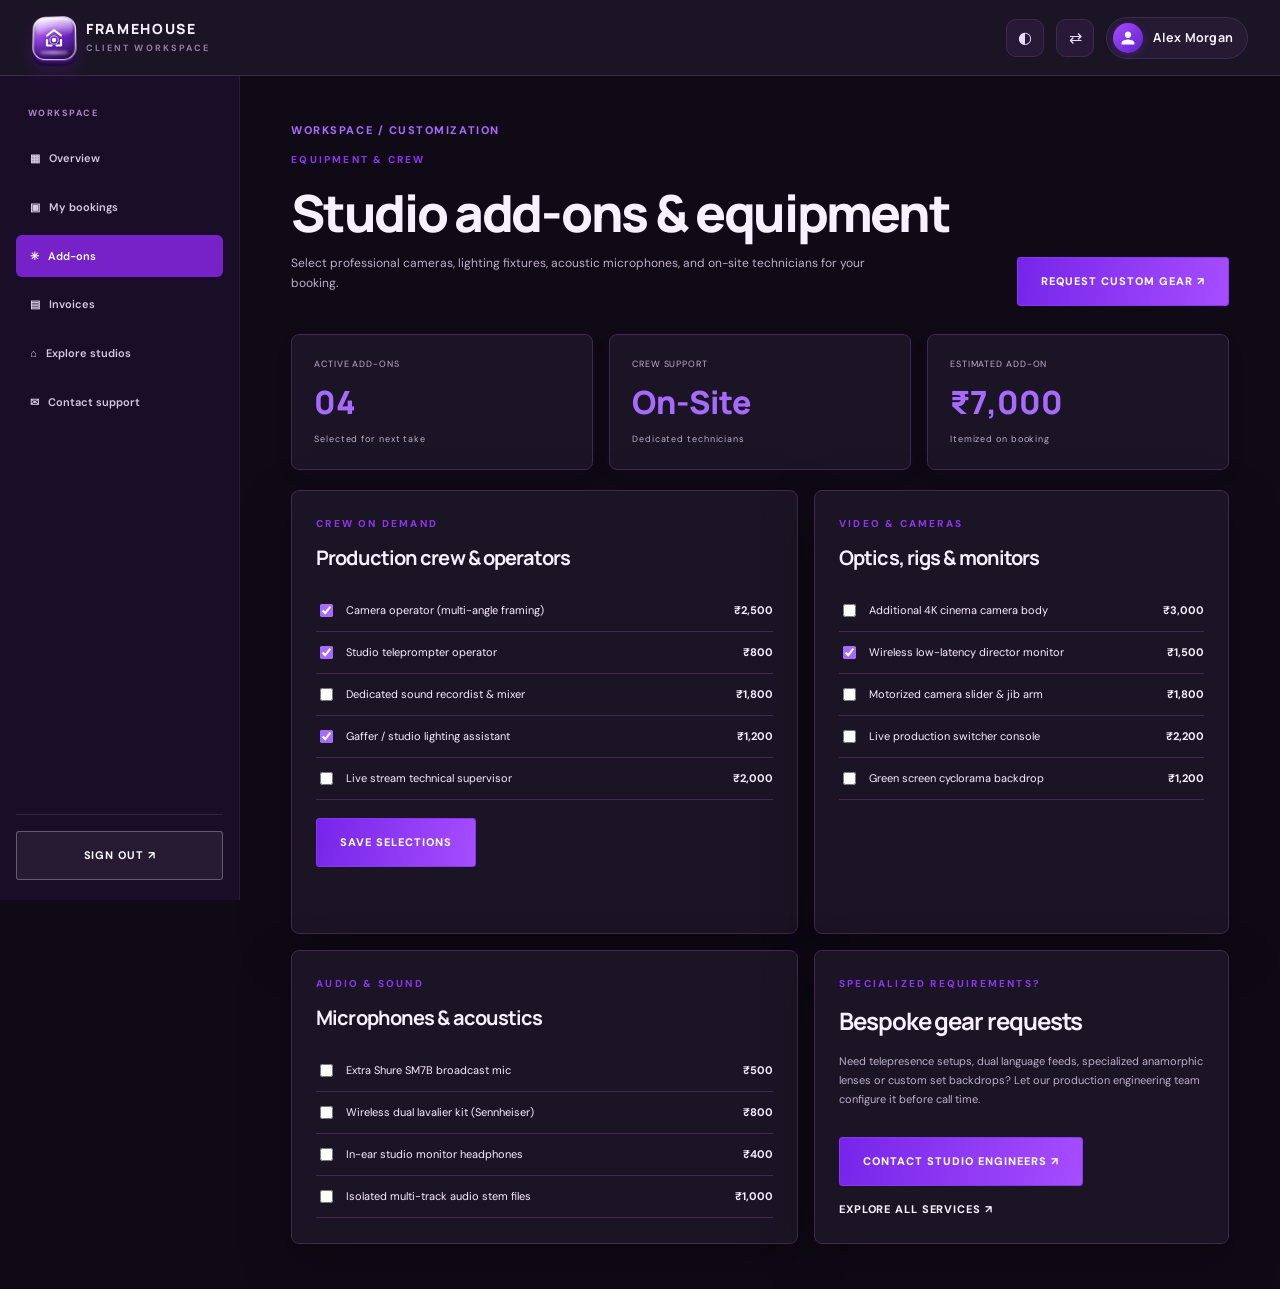
<file: dashboard-addons.html>
<!doctype html>
<html lang="en" dir="ltr" data-theme="dark">
<head><meta charset="utf-8"><meta name="viewport" content="width=device-width, initial-scale=1">
<title>Studio Add-ons | FrameHouse Studios Client Workspace</title><link rel="icon" href="assets/favicon.svg" type="image/svg+xml">
<link rel="preconnect" href="https://fonts.googleapis.com"><link rel="preconnect" href="https://fonts.gstatic.com" crossorigin>
<link href="https://fonts.googleapis.com/css2?family=DM+Sans:wght@400;500;600;700&family=Manrope:wght@400;500;600;700;800&display=swap" rel="stylesheet">
<link rel="stylesheet" href="assets/style.css">
<script>try{const t=localStorage.getItem('fh-theme');if(t)document.documentElement.dataset.theme=t;const d=localStorage.getItem('fh-dir');if(d)document.documentElement.dir=d;}catch(e){}</script>
</head><body class="dashboard-page">
<header class="dashboard-topbar">
 <a class="brand" href="index.html" aria-label="FrameHouse Studios home"><span class="brand-mark" aria-hidden="true"><svg viewBox="0 0 24 24" fill="none" xmlns="http://www.w3.org/2000/svg"><path d="M5 9.5 L12 4 L19 9.5" stroke="#ffffff" stroke-width="2.2" stroke-linecap="round" stroke-linejoin="round"/><path d="M5 14 V19.5 H9.5" stroke="#ffffff" stroke-width="2.2" stroke-linecap="round" stroke-linejoin="round"/><path d="M19 14 V19.5 H14.5" stroke="#ffffff" stroke-width="2.2" stroke-linecap="round" stroke-linejoin="round"/><circle cx="12" cy="14" r="2.2" fill="#ffffff"/><circle cx="12" cy="14" r="4.2" stroke="#ffffff" stroke-width="1.1" stroke-opacity="0.65"/></svg></span><span>FRAMEHOUSE<small>CLIENT WORKSPACE</small></span></a>
 <div class="dashboard-top-actions">
  <button class="tool-btn theme-toggle" type="button" aria-label="Toggle theme" title="Toggle theme">◐</button>
  <button class="tool-btn dir-toggle" type="button" aria-label="Toggle text direction" title="Toggle text direction">⇄</button>
  <div class="dashboard-profile-pill" title="Client Account">
   <span class="dashboard-profile-avatar" aria-hidden="true"><svg viewBox="0 0 24 24"><path d="M12 12c2.7 0 4.8-2.1 4.8-4.8S14.7 2.4 12 2.4 7.2 4.5 7.2 7.2 9.3 12 12 12zm0 2.4c-3.2 0-9.6 1.6-9.6 4.8v2.4h19.2v-2.4c0-3.2-6.4-4.8-9.6-4.8z"/></svg></span>
   <span class="dashboard-user" id="dashboardClientName">Alex Morgan</span>
  </div>
 </div>
 <button class="dashboard-menu-toggle" id="dashboardMenuToggle" type="button" aria-expanded="false" aria-controls="dashboardMobileMenu" aria-label="Open dashboard menu"><span></span><span></span><span></span></button>
 <nav class="dashboard-mobile-menu" id="dashboardMobileMenu" aria-label="Dashboard navigation">
  <div class="dashboard-mobile-menu-head"><span>WORKSPACE</span><span class="dashboard-user" id="dashboardMobileClientName">Alex Morgan</span></div>
  <a href="dashboard.html">▦ &nbsp; Overview</a>
  <a href="dashboard-bookings.html">▣ &nbsp; My bookings</a>
  <a class="side-active" href="dashboard-addons.html">✳ &nbsp; Add-ons</a>
  <a href="dashboard-invoices.html">▤ &nbsp; Invoices</a>
  <a href="studios.html">⌂ &nbsp; Explore studios</a>
  <a href="contact.html">✉ &nbsp; Contact support</a>
  <div class="dashboard-mobile-tools" aria-label="Display controls">
   <button class="tool-btn theme-toggle icon-only-tool" type="button" aria-label="Toggle theme" title="Toggle theme"><span aria-hidden="true">◐</span></button>
   <button class="tool-btn dir-toggle icon-only-tool" type="button" aria-label="Toggle text direction" title="Toggle text direction"><span aria-hidden="true">⇄</span></button>
  </div>
  <button class="btn btn-outline dashboard-mobile-logout" id="mobileLogoutBtn" type="button">Sign out ↗</button>
 </nav>
</header>
<main class="dashboard-main">
 <aside class="dashboard-sidebar">
  <div class="dashboard-sidebar-nav">
   <div class="sidebar-label">WORKSPACE</div>
   <a href="dashboard.html">▦ &nbsp; Overview</a>
   <a href="dashboard-bookings.html">▣ &nbsp; My bookings</a>
   <a class="side-active" href="dashboard-addons.html">✳ &nbsp; Add-ons</a>
   <a href="dashboard-invoices.html">▤ &nbsp; Invoices</a>
   <a href="studios.html">⌂ &nbsp; Explore studios</a>
   <a href="contact.html">✉ &nbsp; Contact support</a>
  </div>
  <div class="dashboard-sidebar-bottom">
   <button class="btn btn-outline dashboard-sidebar-logout" id="logoutBtn" type="button">Sign out ↗</button>
  </div>
 </aside>
 <section class="dashboard-content">
  <div class="dashboard-welcome">
   <div>
    <span class="dashboard-greeting">WORKSPACE / CUSTOMIZATION</span>
    <span class="eyebrow">EQUIPMENT &amp; CREW</span>
    <h1>Studio add-ons &amp; equipment</h1>
    <p>Select professional cameras, lighting fixtures, acoustic microphones, and on-site technicians for your booking.</p>
   </div>
   <a class="btn" href="contact.html">Request custom gear ↗</a>
  </div>
  
  <div class="dashboard-stats">
   <article><span>ACTIVE ADD-ONS</span><strong>04</strong><small>Selected for next take</small></article>
   <article><span>CREW SUPPORT</span><strong>On-Site</strong><small>Dedicated technicians</small></article>
   <article><span>ESTIMATED ADD-ON</span><strong>₹7,000</strong><small>Itemized on booking</small></article>
  </div>

  <div class="dashboard-content-grid">
   <article class="dashboard-card" id="addons">
    <div class="dash-card-heading">
     <div><span class="eyebrow">CREW ON DEMAND</span><h2>Production crew &amp; operators</h2></div>
    </div>
    <label class="addon"><input type="checkbox" checked> Camera operator (multi-angle framing) <b>₹2,500</b></label>
    <label class="addon"><input type="checkbox" checked> Studio teleprompter operator <b>₹800</b></label>
    <label class="addon"><input type="checkbox"> Dedicated sound recordist &amp; mixer <b>₹1,800</b></label>
    <label class="addon"><input type="checkbox" checked> Gaffer / studio lighting assistant <b>₹1,200</b></label>
    <label class="addon"><input type="checkbox"> Live stream technical supervisor <b>₹2,000</b></label>
    <button class="btn" id="saveAddons" style="margin-top:18px">Save selections</button>
    <p class="inline-feedback" id="addonFeedback"></p>
   </article>

   <article class="dashboard-card">
    <div class="dash-card-heading">
     <div><span class="eyebrow">VIDEO &amp; CAMERAS</span><h2>Optics, rigs &amp; monitors</h2></div>
    </div>
    <label class="addon"><input type="checkbox"> Additional 4K cinema camera body <b>₹3,000</b></label>
    <label class="addon"><input type="checkbox" checked> Wireless low-latency director monitor <b>₹1,500</b></label>
    <label class="addon"><input type="checkbox"> Motorized camera slider &amp; jib arm <b>₹1,800</b></label>
    <label class="addon"><input type="checkbox"> Live production switcher console <b>₹2,200</b></label>
    <label class="addon"><input type="checkbox"> Green screen cyclorama backdrop <b>₹1,200</b></label>
   </article>

   <article class="dashboard-card">
    <div class="dash-card-heading">
     <div><span class="eyebrow">AUDIO &amp; SOUND</span><h2>Microphones &amp; acoustics</h2></div>
    </div>
    <label class="addon"><input type="checkbox"> Extra Shure SM7B broadcast mic <b>₹500</b></label>
    <label class="addon"><input type="checkbox"> Wireless dual lavalier kit (Sennheiser) <b>₹800</b></label>
    <label class="addon"><input type="checkbox"> In-ear studio monitor headphones <b>₹400</b></label>
    <label class="addon"><input type="checkbox"> Isolated multi-track audio stem files <b>₹1,000</b></label>
   </article>

   <article class="dashboard-card dash-help">
    <span class="eyebrow">SPECIALIZED REQUIREMENTS?</span>
    <h2>Bespoke gear requests</h2>
    <p>Need telepresence setups, dual language feeds, specialized anamorphic lenses or custom set backdrops? Let our production engineering team configure it before call time.</p>
    <div style="display:flex;gap:14px;align-items:center;margin-top:14px;flex-wrap:wrap">
     <a class="btn" href="contact.html">Contact studio engineers ↗</a>
     <a class="text-link" href="services.html">Explore all services ↗</a>
    </div>
   </article>
  </div>
 </section>
</main>
<script src="assets/app.js"></script><button class="back-to-top-btn" id="backToTopBtn" type="button" aria-label="Back to top" title="Back to top"><svg viewBox="0 0 24 24" fill="none" stroke="currentColor" stroke-width="2.5" stroke-linecap="round" stroke-linejoin="round" aria-hidden="true"><path d="M12 19V5M5 12l7-7 7 7"/></svg></button>
</body></html>
</file>
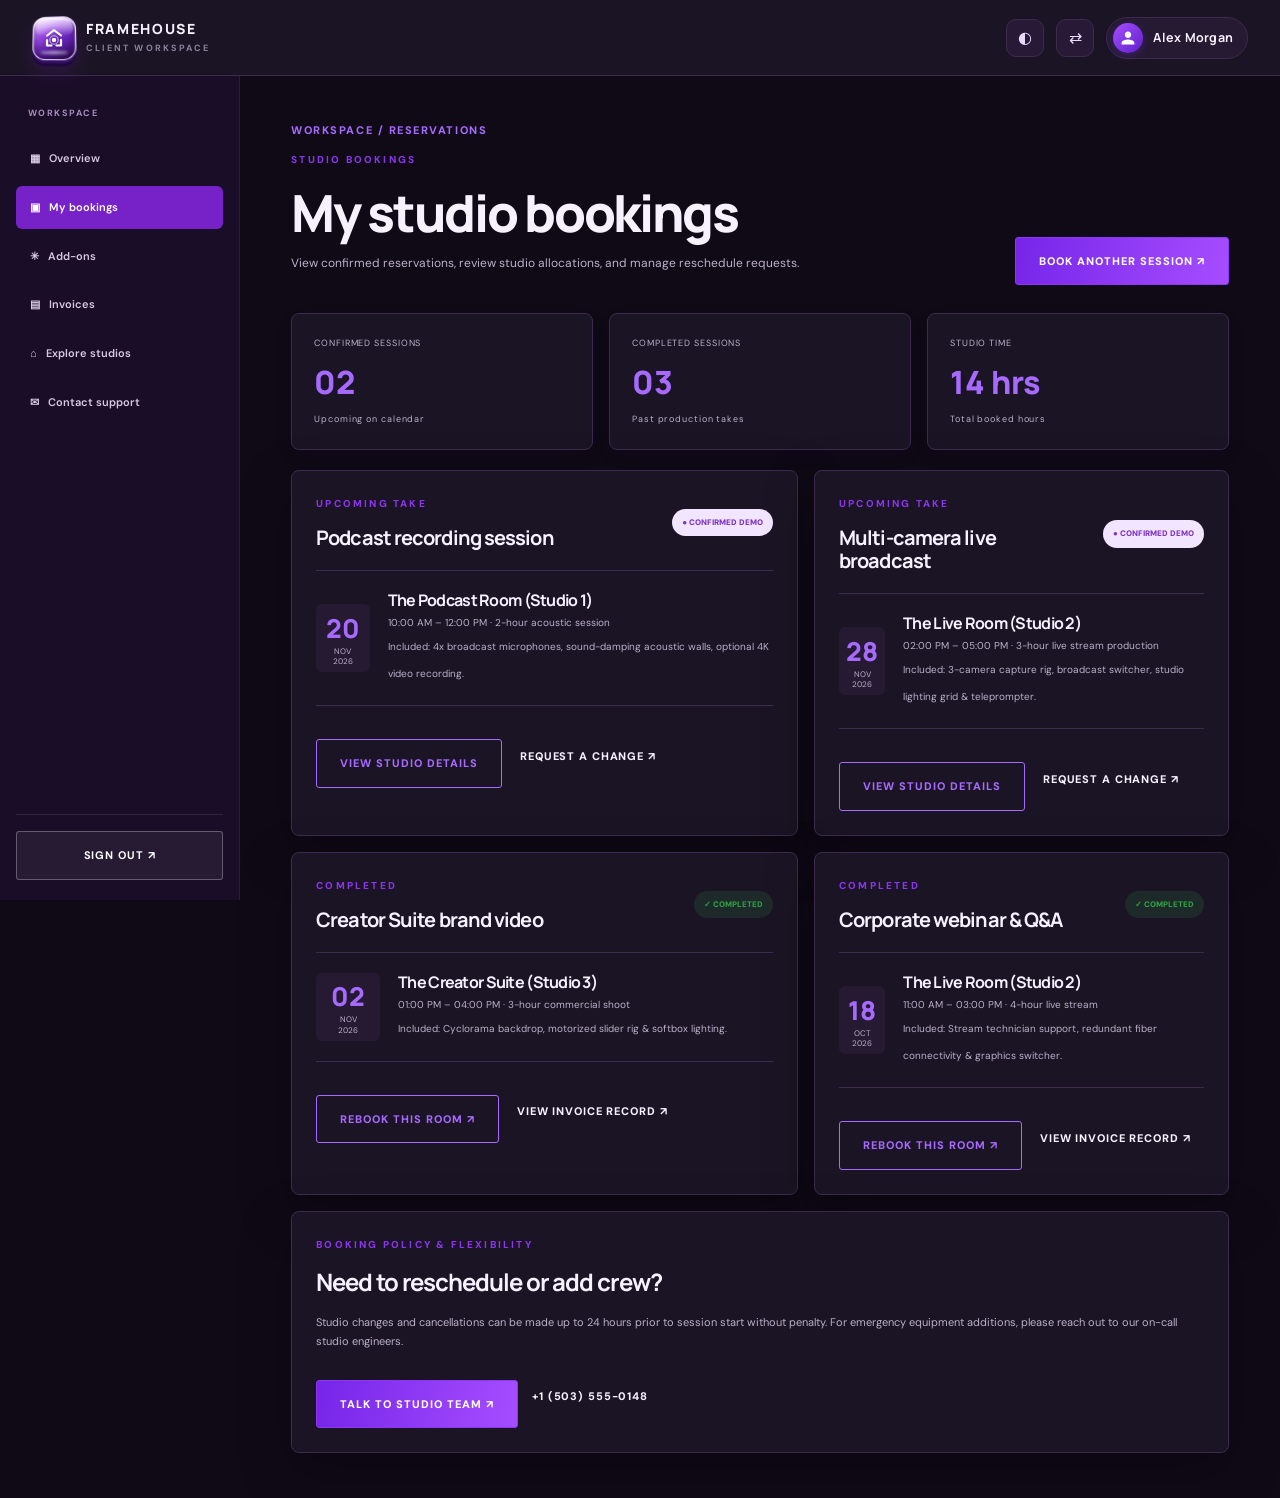
<file: dashboard-bookings.html>
<!doctype html>
<html lang="en" dir="ltr" data-theme="dark">
<head><meta charset="utf-8"><meta name="viewport" content="width=device-width, initial-scale=1">
<title>My Bookings | FrameHouse Studios Client Workspace</title><link rel="icon" href="assets/favicon.svg" type="image/svg+xml">
<link rel="preconnect" href="https://fonts.googleapis.com"><link rel="preconnect" href="https://fonts.gstatic.com" crossorigin>
<link href="https://fonts.googleapis.com/css2?family=DM+Sans:wght@400;500;600;700&family=Manrope:wght@400;500;600;700;800&display=swap" rel="stylesheet">
<link rel="stylesheet" href="assets/style.css">
<script>try{const t=localStorage.getItem('fh-theme');if(t)document.documentElement.dataset.theme=t;const d=localStorage.getItem('fh-dir');if(d)document.documentElement.dir=d;}catch(e){}</script>
</head><body class="dashboard-page">
<header class="dashboard-topbar">
 <a class="brand" href="index.html" aria-label="FrameHouse Studios home"><span class="brand-mark" aria-hidden="true"><svg viewBox="0 0 24 24" fill="none" xmlns="http://www.w3.org/2000/svg"><path d="M5 9.5 L12 4 L19 9.5" stroke="#ffffff" stroke-width="2.2" stroke-linecap="round" stroke-linejoin="round"/><path d="M5 14 V19.5 H9.5" stroke="#ffffff" stroke-width="2.2" stroke-linecap="round" stroke-linejoin="round"/><path d="M19 14 V19.5 H14.5" stroke="#ffffff" stroke-width="2.2" stroke-linecap="round" stroke-linejoin="round"/><circle cx="12" cy="14" r="2.2" fill="#ffffff"/><circle cx="12" cy="14" r="4.2" stroke="#ffffff" stroke-width="1.1" stroke-opacity="0.65"/></svg></span><span>FRAMEHOUSE<small>CLIENT WORKSPACE</small></span></a>
 <div class="dashboard-top-actions">
  <button class="tool-btn theme-toggle" type="button" aria-label="Toggle theme" title="Toggle theme">◐</button>
  <button class="tool-btn dir-toggle" type="button" aria-label="Toggle text direction" title="Toggle text direction">⇄</button>
  <div class="dashboard-profile-pill" title="Client Account">
   <span class="dashboard-profile-avatar" aria-hidden="true"><svg viewBox="0 0 24 24"><path d="M12 12c2.7 0 4.8-2.1 4.8-4.8S14.7 2.4 12 2.4 7.2 4.5 7.2 7.2 9.3 12 12 12zm0 2.4c-3.2 0-9.6 1.6-9.6 4.8v2.4h19.2v-2.4c0-3.2-6.4-4.8-9.6-4.8z"/></svg></span>
   <span class="dashboard-user" id="dashboardClientName">Alex Morgan</span>
  </div>
 </div>
 <button class="dashboard-menu-toggle" id="dashboardMenuToggle" type="button" aria-expanded="false" aria-controls="dashboardMobileMenu" aria-label="Open dashboard menu"><span></span><span></span><span></span></button>
 <nav class="dashboard-mobile-menu" id="dashboardMobileMenu" aria-label="Dashboard navigation">
  <div class="dashboard-mobile-menu-head"><span>WORKSPACE</span><span class="dashboard-user" id="dashboardMobileClientName">Alex Morgan</span></div>
  <a href="dashboard.html">▦ &nbsp; Overview</a>
  <a class="side-active" href="dashboard-bookings.html">▣ &nbsp; My bookings</a>
  <a href="dashboard-addons.html">✳ &nbsp; Add-ons</a>
  <a href="dashboard-invoices.html">▤ &nbsp; Invoices</a>
  <a href="studios.html">⌂ &nbsp; Explore studios</a>
  <a href="contact.html">✉ &nbsp; Contact support</a>
  <div class="dashboard-mobile-tools" aria-label="Display controls">
   <button class="tool-btn theme-toggle icon-only-tool" type="button" aria-label="Toggle theme" title="Toggle theme"><span aria-hidden="true">◐</span></button>
   <button class="tool-btn dir-toggle icon-only-tool" type="button" aria-label="Toggle text direction" title="Toggle text direction"><span aria-hidden="true">⇄</span></button>
  </div>
  <button class="btn btn-outline dashboard-mobile-logout" id="mobileLogoutBtn" type="button">Sign out ↗</button>
 </nav>
</header>
<main class="dashboard-main">
 <aside class="dashboard-sidebar">
  <div class="dashboard-sidebar-nav">
   <div class="sidebar-label">WORKSPACE</div>
   <a href="dashboard.html">▦ &nbsp; Overview</a>
   <a class="side-active" href="dashboard-bookings.html">▣ &nbsp; My bookings</a>
   <a href="dashboard-addons.html">✳ &nbsp; Add-ons</a>
   <a href="dashboard-invoices.html">▤ &nbsp; Invoices</a>
   <a href="studios.html">⌂ &nbsp; Explore studios</a>
   <a href="contact.html">✉ &nbsp; Contact support</a>
  </div>
  <div class="dashboard-sidebar-bottom">
   <button class="btn btn-outline dashboard-sidebar-logout" id="logoutBtn" type="button">Sign out ↗</button>
  </div>
 </aside>
 <section class="dashboard-content">
  <div class="dashboard-welcome">
   <div>
    <span class="dashboard-greeting">WORKSPACE / RESERVATIONS</span>
    <span class="eyebrow">STUDIO BOOKINGS</span>
    <h1>My studio bookings</h1>
    <p>View confirmed reservations, review studio allocations, and manage reschedule requests.</p>
   </div>
   <a class="btn" href="contact.html">Book another session ↗</a>
  </div>
  
  <div class="dashboard-stats">
   <article><span>CONFIRMED SESSIONS</span><strong>02</strong><small>Upcoming on calendar</small></article>
   <article><span>COMPLETED SESSIONS</span><strong>03</strong><small>Past production takes</small></article>
   <article><span>STUDIO TIME</span><strong>14 hrs</strong><small>Total booked hours</small></article>
  </div>

  <div class="dashboard-content-grid">
   <article class="dashboard-card booking-card">
    <div class="dash-card-heading">
     <div><span class="eyebrow">UPCOMING TAKE</span><h2>Podcast recording session</h2></div>
     <span class="status-pill">● CONFIRMED DEMO</span>
    </div>
    <div class="booking-detail">
     <div class="booking-date"><b>20</b><span>NOV<br>2026</span></div>
     <div>
      <h3>The Podcast Room (Studio 1)</h3>
      <p>10:00 AM – 12:00 PM · 2-hour acoustic session</p>
      <small>Included: 4x broadcast microphones, sound-damping acoustic walls, optional 4K video recording.</small>
     </div>
    </div>
    <div class="booking-actions">
     <a class="btn btn-outline" href="studios.html">View studio details</a>
     <a class="text-link" href="contact.html">Request a change ↗</a>
    </div>
   </article>

   <article class="dashboard-card booking-card">
    <div class="dash-card-heading">
     <div><span class="eyebrow">UPCOMING TAKE</span><h2>Multi-camera live broadcast</h2></div>
     <span class="status-pill">● CONFIRMED DEMO</span>
    </div>
    <div class="booking-detail">
     <div class="booking-date"><b>28</b><span>NOV<br>2026</span></div>
     <div>
      <h3>The Live Room (Studio 2)</h3>
      <p>02:00 PM – 05:00 PM · 3-hour live stream production</p>
      <small>Included: 3-camera capture rig, broadcast switcher, studio lighting grid & teleprompter.</small>
     </div>
    </div>
    <div class="booking-actions">
     <a class="btn btn-outline" href="studios.html">View studio details</a>
     <a class="text-link" href="contact.html">Request a change ↗</a>
    </div>
   </article>

   <article class="dashboard-card booking-card">
    <div class="dash-card-heading">
     <div><span class="eyebrow">COMPLETED</span><h2>Creator Suite brand video</h2></div>
     <span class="status-pill" style="color:#2ea043;background:rgba(46,160,67,.15)">✓ COMPLETED</span>
    </div>
    <div class="booking-detail">
     <div class="booking-date"><b>02</b><span>NOV<br>2026</span></div>
     <div>
      <h3>The Creator Suite (Studio 3)</h3>
      <p>01:00 PM – 04:00 PM · 3-hour commercial shoot</p>
      <small>Included: Cyclorama backdrop, motorized slider rig & softbox lighting.</small>
     </div>
    </div>
    <div class="booking-actions">
     <a class="btn btn-outline" href="contact.html">Rebook this room ↗</a>
     <a class="text-link" href="dashboard-invoices.html">View invoice record ↗</a>
    </div>
   </article>

   <article class="dashboard-card booking-card">
    <div class="dash-card-heading">
     <div><span class="eyebrow">COMPLETED</span><h2>Corporate webinar & Q&amp;A</h2></div>
     <span class="status-pill" style="color:#2ea043;background:rgba(46,160,67,.15)">✓ COMPLETED</span>
    </div>
    <div class="booking-detail">
     <div class="booking-date"><b>18</b><span>OCT<br>2026</span></div>
     <div>
      <h3>The Live Room (Studio 2)</h3>
      <p>11:00 AM – 03:00 PM · 4-hour live stream</p>
      <small>Included: Stream technician support, redundant fiber connectivity & graphics switcher.</small>
     </div>
    </div>
    <div class="booking-actions">
     <a class="btn btn-outline" href="contact.html">Rebook this room ↗</a>
     <a class="text-link" href="dashboard-invoices.html">View invoice record ↗</a>
    </div>
   </article>

   <article class="dashboard-card dash-help" style="grid-column:1/-1">
    <span class="eyebrow">BOOKING POLICY &amp; FLEXIBILITY</span>
    <h2>Need to reschedule or add crew?</h2>
    <p>Studio changes and cancellations can be made up to 24 hours prior to session start without penalty. For emergency equipment additions, please reach out to our on-call studio engineers.</p>
    <div style="display:flex;gap:14px;align-items:center;margin-top:14px;flex-wrap:wrap">
     <a class="btn" href="contact.html">Talk to studio team ↗</a>
     <a class="text-link" href="tel:+15035550148">+1 (503) 555-0148</a>
    </div>
   </article>
  </div>
 </section>
</main>
<script src="assets/app.js"></script><button class="back-to-top-btn" id="backToTopBtn" type="button" aria-label="Back to top" title="Back to top"><svg viewBox="0 0 24 24" fill="none" stroke="currentColor" stroke-width="2.5" stroke-linecap="round" stroke-linejoin="round" aria-hidden="true"><path d="M12 19V5M5 12l7-7 7 7"/></svg></button>
</body></html>
</file>
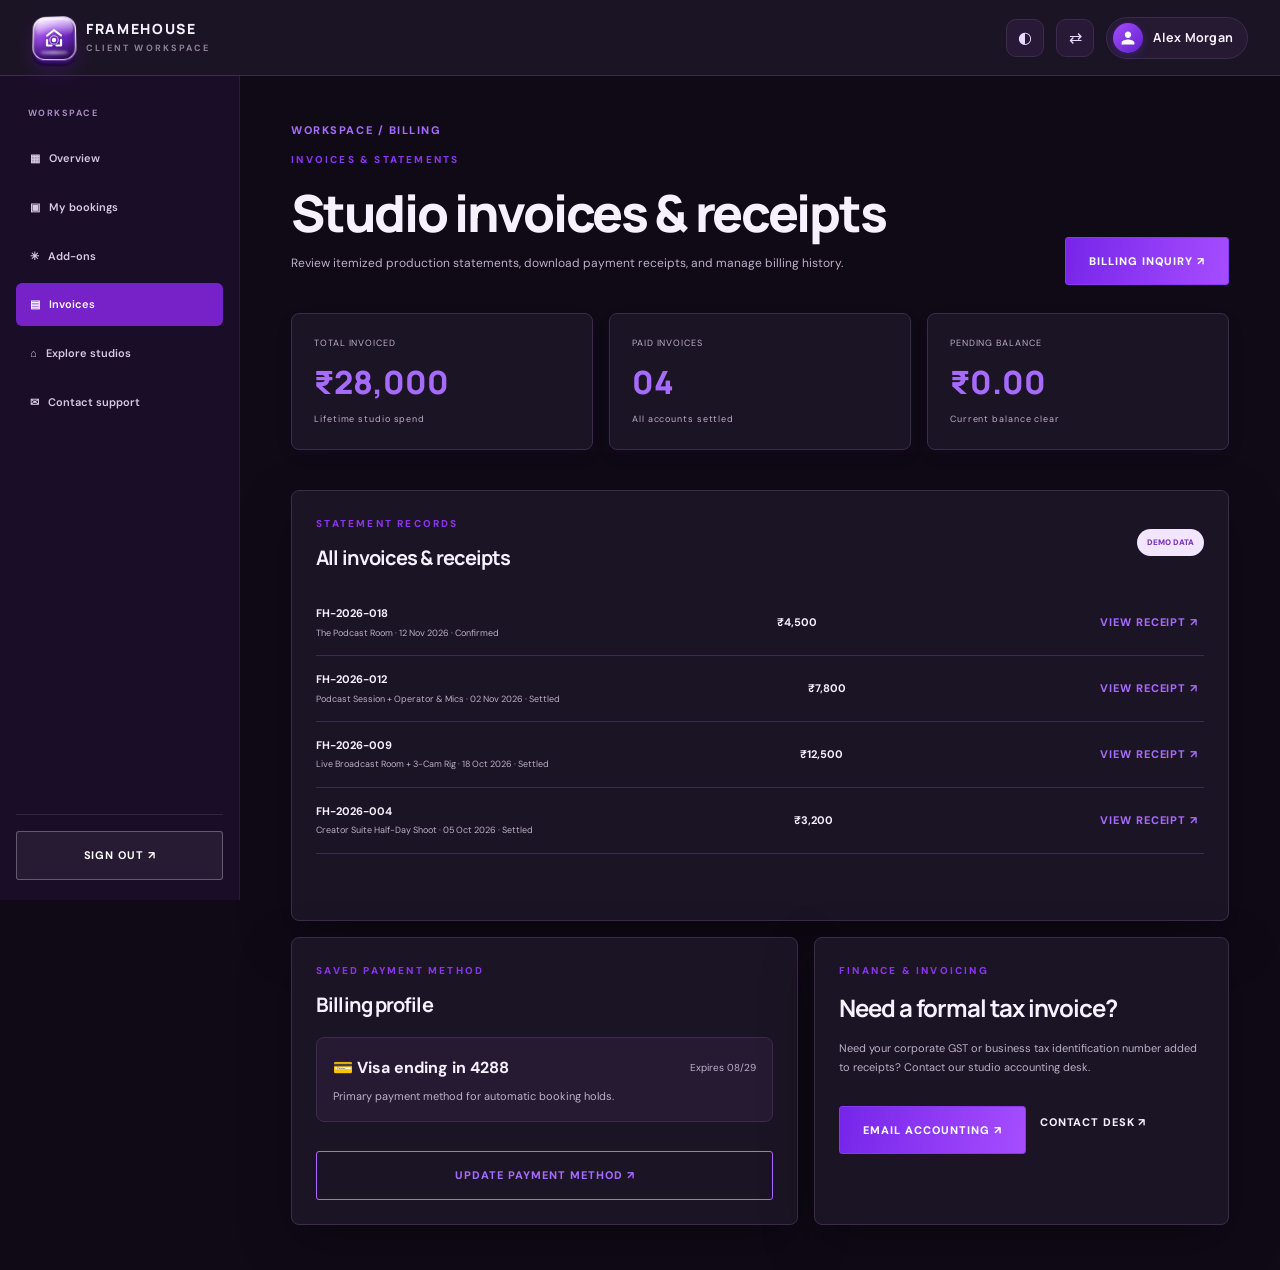
<file: dashboard-invoices.html>
<!doctype html>
<html lang="en" dir="ltr" data-theme="dark">
<head><meta charset="utf-8"><meta name="viewport" content="width=device-width, initial-scale=1">
<title>Invoices & Billing | FrameHouse Studios Client Workspace</title><link rel="icon" href="assets/favicon.svg" type="image/svg+xml">
<link rel="preconnect" href="https://fonts.googleapis.com"><link rel="preconnect" href="https://fonts.gstatic.com" crossorigin>
<link href="https://fonts.googleapis.com/css2?family=DM+Sans:wght@400;500;600;700&family=Manrope:wght@400;500;600;700;800&display=swap" rel="stylesheet">
<link rel="stylesheet" href="assets/style.css">
<script>try{const t=localStorage.getItem('fh-theme');if(t)document.documentElement.dataset.theme=t;const d=localStorage.getItem('fh-dir');if(d)document.documentElement.dir=d;}catch(e){}</script>
</head><body class="dashboard-page">
<header class="dashboard-topbar">
 <a class="brand" href="index.html" aria-label="FrameHouse Studios home"><span class="brand-mark" aria-hidden="true"><svg viewBox="0 0 24 24" fill="none" xmlns="http://www.w3.org/2000/svg"><path d="M5 9.5 L12 4 L19 9.5" stroke="#ffffff" stroke-width="2.2" stroke-linecap="round" stroke-linejoin="round"/><path d="M5 14 V19.5 H9.5" stroke="#ffffff" stroke-width="2.2" stroke-linecap="round" stroke-linejoin="round"/><path d="M19 14 V19.5 H14.5" stroke="#ffffff" stroke-width="2.2" stroke-linecap="round" stroke-linejoin="round"/><circle cx="12" cy="14" r="2.2" fill="#ffffff"/><circle cx="12" cy="14" r="4.2" stroke="#ffffff" stroke-width="1.1" stroke-opacity="0.65"/></svg></span><span>FRAMEHOUSE<small>CLIENT WORKSPACE</small></span></a>
 <div class="dashboard-top-actions">
  <button class="tool-btn theme-toggle" type="button" aria-label="Toggle theme" title="Toggle theme">◐</button>
  <button class="tool-btn dir-toggle" type="button" aria-label="Toggle text direction" title="Toggle text direction">⇄</button>
  <div class="dashboard-profile-pill" title="Client Account">
   <span class="dashboard-profile-avatar" aria-hidden="true"><svg viewBox="0 0 24 24"><path d="M12 12c2.7 0 4.8-2.1 4.8-4.8S14.7 2.4 12 2.4 7.2 4.5 7.2 7.2 9.3 12 12 12zm0 2.4c-3.2 0-9.6 1.6-9.6 4.8v2.4h19.2v-2.4c0-3.2-6.4-4.8-9.6-4.8z"/></svg></span>
   <span class="dashboard-user" id="dashboardClientName">Alex Morgan</span>
  </div>
 </div>
 <button class="dashboard-menu-toggle" id="dashboardMenuToggle" type="button" aria-expanded="false" aria-controls="dashboardMobileMenu" aria-label="Open dashboard menu"><span></span><span></span><span></span></button>
 <nav class="dashboard-mobile-menu" id="dashboardMobileMenu" aria-label="Dashboard navigation">
  <div class="dashboard-mobile-menu-head"><span>WORKSPACE</span><span class="dashboard-user" id="dashboardMobileClientName">Alex Morgan</span></div>
  <a href="dashboard.html">▦ &nbsp; Overview</a>
  <a href="dashboard-bookings.html">▣ &nbsp; My bookings</a>
  <a href="dashboard-addons.html">✳ &nbsp; Add-ons</a>
  <a class="side-active" href="dashboard-invoices.html">▤ &nbsp; Invoices</a>
  <a href="studios.html">⌂ &nbsp; Explore studios</a>
  <a href="contact.html">✉ &nbsp; Contact support</a>
  <div class="dashboard-mobile-tools" aria-label="Display controls">
   <button class="tool-btn theme-toggle icon-only-tool" type="button" aria-label="Toggle theme" title="Toggle theme"><span aria-hidden="true">◐</span></button>
   <button class="tool-btn dir-toggle icon-only-tool" type="button" aria-label="Toggle text direction" title="Toggle text direction"><span aria-hidden="true">⇄</span></button>
  </div>
  <button class="btn btn-outline dashboard-mobile-logout" id="mobileLogoutBtn" type="button">Sign out ↗</button>
 </nav>
</header>
<main class="dashboard-main">
 <aside class="dashboard-sidebar">
  <div class="dashboard-sidebar-nav">
   <div class="sidebar-label">WORKSPACE</div>
   <a href="dashboard.html">▦ &nbsp; Overview</a>
   <a href="dashboard-bookings.html">▣ &nbsp; My bookings</a>
   <a href="dashboard-addons.html">✳ &nbsp; Add-ons</a>
   <a class="side-active" href="dashboard-invoices.html">▤ &nbsp; Invoices</a>
   <a href="studios.html">⌂ &nbsp; Explore studios</a>
   <a href="contact.html">✉ &nbsp; Contact support</a>
  </div>
  <div class="dashboard-sidebar-bottom">
   <button class="btn btn-outline dashboard-sidebar-logout" id="logoutBtn" type="button">Sign out ↗</button>
  </div>
 </aside>
 <section class="dashboard-content">
  <div class="dashboard-welcome">
   <div>
    <span class="dashboard-greeting">WORKSPACE / BILLING</span>
    <span class="eyebrow">INVOICES &amp; STATEMENTS</span>
    <h1>Studio invoices &amp; receipts</h1>
    <p>Review itemized production statements, download payment receipts, and manage billing history.</p>
   </div>
   <a class="btn" href="contact.html">Billing inquiry ↗</a>
  </div>
  
  <div class="dashboard-stats">
   <article><span>TOTAL INVOICED</span><strong>₹28,000</strong><small>Lifetime studio spend</small></article>
   <article><span>PAID INVOICES</span><strong>04</strong><small>All accounts settled</small></article>
   <article><span>PENDING BALANCE</span><strong>₹0.00</strong><small>Current balance clear</small></article>
  </div>

  <div class="dashboard-content-grid">
   <article class="dashboard-card invoice-card" id="invoices">
    <div class="dash-card-heading">
     <div><span class="eyebrow">STATEMENT RECORDS</span><h2>All invoices &amp; receipts</h2></div>
     <span class="status-pill">DEMO DATA</span>
    </div>
    <div class="invoice-row">
     <span><b>FH-2026-018</b><small>The Podcast Room · 12 Nov 2026 · Confirmed</small></span>
     <strong>₹4,500</strong>
     <button class="text-link invoice-view">View receipt ↗</button>
    </div>
    <div class="invoice-row">
     <span><b>FH-2026-012</b><small>Podcast Session + Operator &amp; Mics · 02 Nov 2026 · Settled</small></span>
     <strong>₹7,800</strong>
     <button class="text-link invoice-view">View receipt ↗</button>
    </div>
    <div class="invoice-row">
     <span><b>FH-2026-009</b><small>Live Broadcast Room + 3-Cam Rig · 18 Oct 2026 · Settled</small></span>
     <strong>₹12,500</strong>
     <button class="text-link invoice-view">View receipt ↗</button>
    </div>
    <div class="invoice-row">
     <span><b>FH-2026-004</b><small>Creator Suite Half-Day Shoot · 05 Oct 2026 · Settled</small></span>
     <strong>₹3,200</strong>
     <button class="text-link invoice-view">View receipt ↗</button>
    </div>
    <p class="inline-feedback" id="invoiceFeedback"></p>
   </article>

   <article class="dashboard-card">
    <div class="dash-card-heading">
     <div><span class="eyebrow">SAVED PAYMENT METHOD</span><h2>Billing profile</h2></div>
    </div>
    <div style="background:var(--surface-2);border:1px solid var(--line);border-radius:8px;padding:16px;margin-bottom:14px">
     <div style="display:flex;align-items:center;justify-content:space-between">
      <b>💳 Visa ending in 4288</b>
      <span style="font-size:10px;color:var(--muted)">Expires 08/29</span>
     </div>
     <p style="margin:6px 0 0;font-size:11px;color:var(--muted)">Primary payment method for automatic booking holds.</p>
    </div>
    <a class="btn btn-outline" style="width:100%;justify-content:center" href="contact.html">Update payment method ↗</a>
   </article>

   <article class="dashboard-card dash-help">
    <span class="eyebrow">FINANCE &amp; INVOICING</span>
    <h2>Need a formal tax invoice?</h2>
    <p>Need your corporate GST or business tax identification number added to receipts? Contact our studio accounting desk.</p>
    <div style="display:flex;gap:14px;align-items:center;margin-top:14px;flex-wrap:wrap">
     <a class="btn" href="mailto:hello@framehouse.studio?subject=Invoice%20Support">Email accounting ↗</a>
     <a class="text-link" href="contact.html">Contact desk ↗</a>
    </div>
   </article>
  </div>
 </section>
</main>
<script src="assets/app.js"></script><button class="back-to-top-btn" id="backToTopBtn" type="button" aria-label="Back to top" title="Back to top"><svg viewBox="0 0 24 24" fill="none" stroke="currentColor" stroke-width="2.5" stroke-linecap="round" stroke-linejoin="round" aria-hidden="true"><path d="M12 19V5M5 12l7-7 7 7"/></svg></button>
</body></html>
</file>
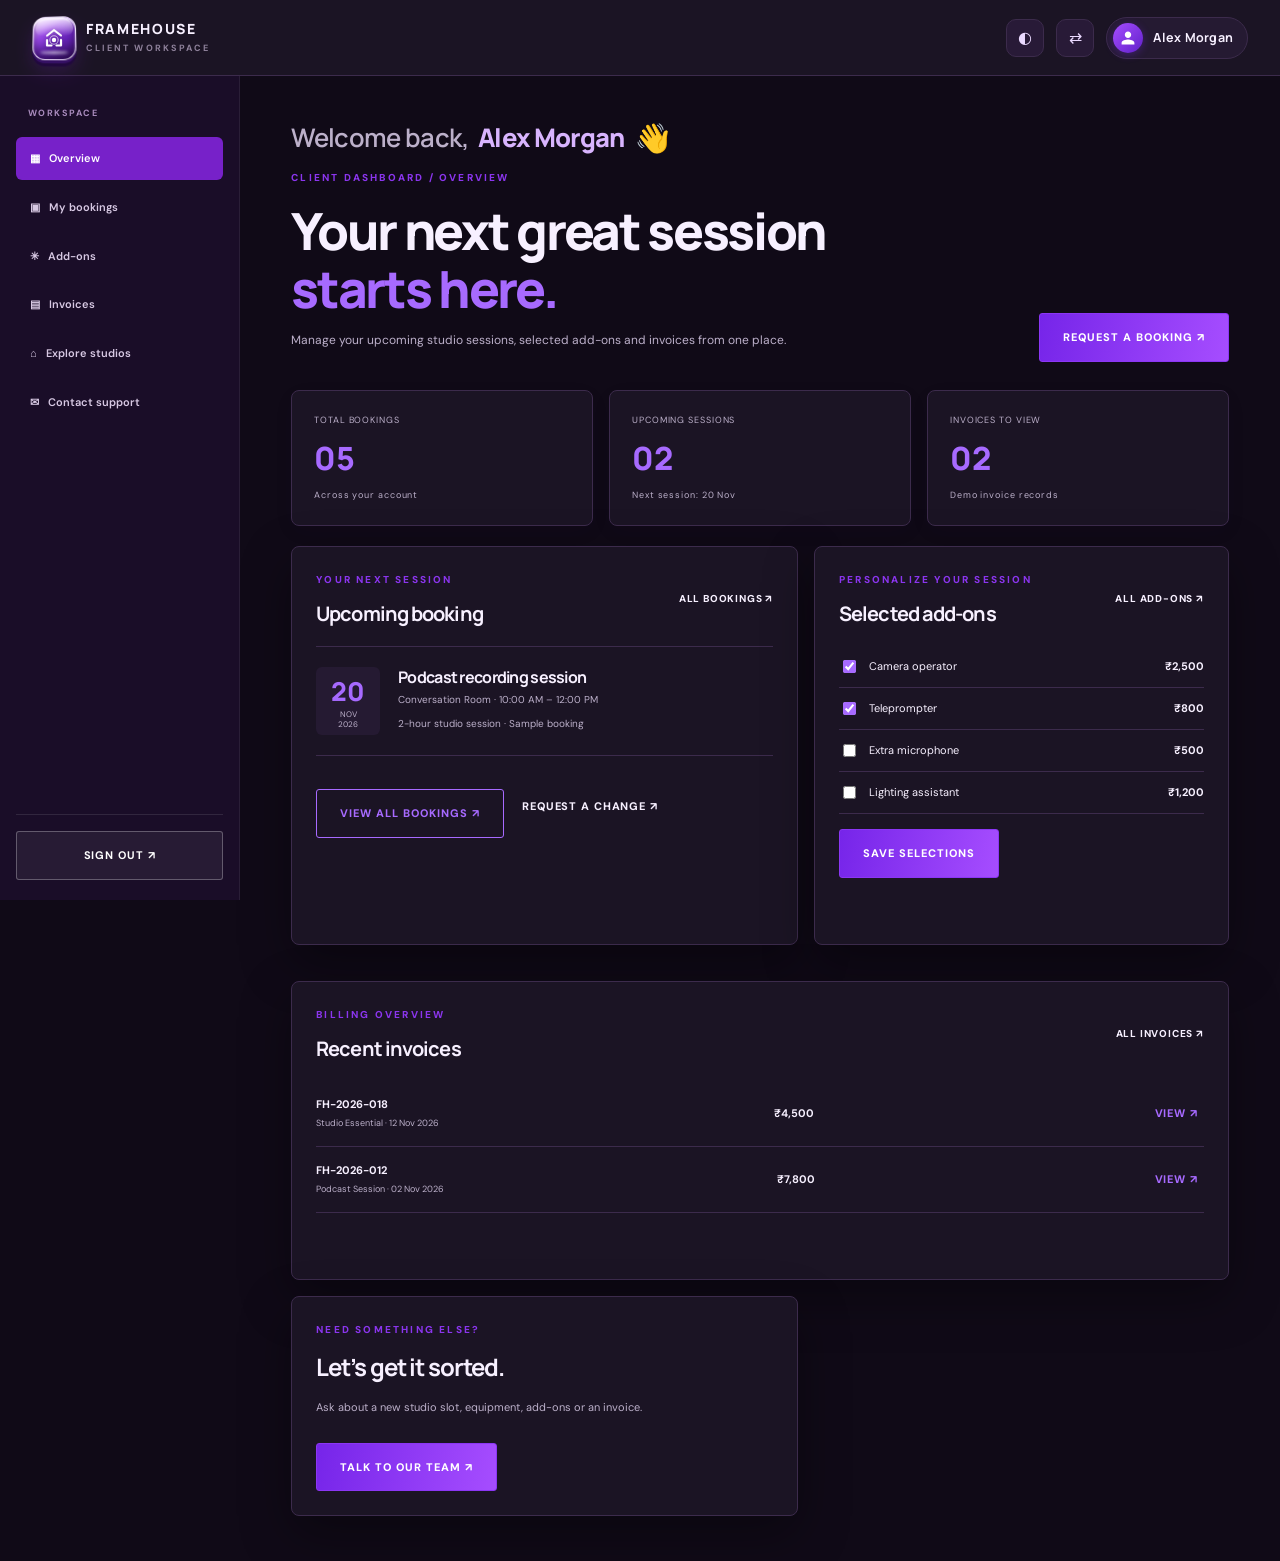
<file: dashboard.html>
<!doctype html>
<html lang="en" dir="ltr" data-theme="dark">
<head><meta charset="utf-8"><meta name="viewport" content="width=device-width, initial-scale=1">
<title>Client Dashboard | FrameHouse Studios</title><link rel="icon" href="assets/favicon.svg" type="image/svg+xml">
<link rel="preconnect" href="https://fonts.googleapis.com"><link rel="preconnect" href="https://fonts.gstatic.com" crossorigin>
<link href="https://fonts.googleapis.com/css2?family=DM+Sans:wght@400;500;600;700&family=Manrope:wght@400;500;600;700;800&display=swap" rel="stylesheet">
<link rel="stylesheet" href="assets/style.css">
<script>try{const t=localStorage.getItem('fh-theme');if(t)document.documentElement.dataset.theme=t;const d=localStorage.getItem('fh-dir');if(d)document.documentElement.dir=d;}catch(e){}</script>
</head><body class="dashboard-page">
<header class="dashboard-topbar">
 <a class="brand" href="index.html" aria-label="FrameHouse Studios home"><span class="brand-mark" aria-hidden="true"><svg viewBox="0 0 24 24" fill="none" xmlns="http://www.w3.org/2000/svg"><path d="M5 9.5 L12 4 L19 9.5" stroke="#ffffff" stroke-width="2.2" stroke-linecap="round" stroke-linejoin="round"/><path d="M5 14 V19.5 H9.5" stroke="#ffffff" stroke-width="2.2" stroke-linecap="round" stroke-linejoin="round"/><path d="M19 14 V19.5 H14.5" stroke="#ffffff" stroke-width="2.2" stroke-linecap="round" stroke-linejoin="round"/><circle cx="12" cy="14" r="2.2" fill="#ffffff"/><circle cx="12" cy="14" r="4.2" stroke="#ffffff" stroke-width="1.1" stroke-opacity="0.65"/></svg></span><span>FRAMEHOUSE<small>CLIENT WORKSPACE</small></span></a>
 <div class="dashboard-top-actions">
  <button class="tool-btn theme-toggle" type="button" aria-label="Toggle theme" title="Toggle theme">◐</button>
  <button class="tool-btn dir-toggle" type="button" aria-label="Toggle text direction" title="Toggle text direction">⇄</button>
  <div class="dashboard-profile-pill" title="Client Account">
   <span class="dashboard-profile-avatar" aria-hidden="true"><svg viewBox="0 0 24 24"><path d="M12 12c2.7 0 4.8-2.1 4.8-4.8S14.7 2.4 12 2.4 7.2 4.5 7.2 7.2 9.3 12 12 12zm0 2.4c-3.2 0-9.6 1.6-9.6 4.8v2.4h19.2v-2.4c0-3.2-6.4-4.8-9.6-4.8z"/></svg></span>
   <span class="dashboard-user" id="dashboardClientName">Alex Morgan</span>
  </div>
 </div>
 <button class="dashboard-menu-toggle" id="dashboardMenuToggle" type="button" aria-expanded="false" aria-controls="dashboardMobileMenu" aria-label="Open dashboard menu"><span></span><span></span><span></span></button>
 <nav class="dashboard-mobile-menu" id="dashboardMobileMenu" aria-label="Dashboard navigation">
  <div class="dashboard-mobile-menu-head"><span>WORKSPACE</span><span class="dashboard-user" id="dashboardMobileClientName">Alex Morgan</span></div>
  <a class="side-active" href="dashboard.html">▦ &nbsp; Overview</a>
  <a href="dashboard-bookings.html">▣ &nbsp; My bookings</a>
  <a href="dashboard-addons.html">✳ &nbsp; Add-ons</a>
  <a href="dashboard-invoices.html">▤ &nbsp; Invoices</a>
  <a href="studios.html">⌂ &nbsp; Explore studios</a>
  <a href="contact.html">✉ &nbsp; Contact support</a>
  <div class="dashboard-mobile-tools" aria-label="Display controls">
   <button class="tool-btn theme-toggle icon-only-tool" type="button" aria-label="Toggle theme" title="Toggle theme"><span aria-hidden="true">◐</span></button>
   <button class="tool-btn dir-toggle icon-only-tool" type="button" aria-label="Toggle text direction" title="Toggle text direction"><span aria-hidden="true">⇄</span></button>
  </div>
  <button class="btn btn-outline dashboard-mobile-logout" id="mobileLogoutBtn" type="button">Sign out ↗</button>
 </nav>
</header>
<main class="dashboard-main">
 <aside class="dashboard-sidebar">
  <div class="dashboard-sidebar-nav">
   <div class="sidebar-label">WORKSPACE</div>
   <a class="side-active" href="dashboard.html">▦ &nbsp; Overview</a>
   <a href="dashboard-bookings.html">▣ &nbsp; My bookings</a>
   <a href="dashboard-addons.html">✳ &nbsp; Add-ons</a>
   <a href="dashboard-invoices.html">▤ &nbsp; Invoices</a>
   <a href="studios.html">⌂ &nbsp; Explore studios</a>
   <a href="contact.html">✉ &nbsp; Contact support</a>
  </div>
  <div class="dashboard-sidebar-bottom">
   <button class="btn btn-outline dashboard-sidebar-logout" id="logoutBtn" type="button">Sign out ↗</button>
  </div>
 </aside>
 <section class="dashboard-content">
  <div class="dashboard-welcome"><div><div class="dashboard-welcome-msg"><span class="welcome-label">Welcome back,</span> <strong id="dashboardWelcomeName">Alex Morgan</strong> <span class="welcome-wave" aria-hidden="true">👋</span></div><span class="eyebrow">CLIENT DASHBOARD / OVERVIEW</span><h1>Your next great session<br><em>starts here.</em></h1><p>Manage your upcoming studio sessions, selected add-ons and invoices from one place.</p></div><a class="btn" href="contact.html">Request a booking ↗</a></div>
  <div class="dashboard-stats"><article><span>TOTAL BOOKINGS</span><strong>05</strong><small>Across your account</small></article><article><span>UPCOMING SESSIONS</span><strong>02</strong><small>Next session: 20 Nov</small></article><article><span>INVOICES TO VIEW</span><strong>02</strong><small>Demo invoice records</small></article></div>
  <div class="dashboard-content-grid">
   <article class="dashboard-card booking-card" id="bookings"><div class="dash-card-heading"><div><span class="eyebrow">YOUR NEXT SESSION</span><h2>Upcoming booking</h2></div><a class="text-link" style="font-size:10px;font-weight:800;letter-spacing:.08em;text-transform:uppercase" href="dashboard-bookings.html">All bookings ↗</a></div><div class="booking-detail"><div class="booking-date"><b>20</b><span>NOV<br>2026</span></div><div><h3>Podcast recording session</h3><p>Conversation Room · 10:00 AM – 12:00 PM</p><small>2-hour studio session · Sample booking</small></div></div><div class="booking-actions"><a class="btn btn-outline" href="dashboard-bookings.html">View all bookings ↗</a><a class="text-link" href="contact.html">Request a change ↗</a></div></article>
   <article class="dashboard-card" id="addons"><div class="dash-card-heading"><div><span class="eyebrow">PERSONALIZE YOUR SESSION</span><h2>Selected add-ons</h2></div><a class="text-link" style="font-size:10px;font-weight:800;letter-spacing:.08em;text-transform:uppercase" href="dashboard-addons.html">All add-ons ↗</a></div><label class="addon"><input type="checkbox" checked> Camera operator <b>₹2,500</b></label><label class="addon"><input type="checkbox" checked> Teleprompter <b>₹800</b></label><label class="addon"><input type="checkbox"> Extra microphone <b>₹500</b></label><label class="addon"><input type="checkbox"> Lighting assistant <b>₹1,200</b></label><button class="btn" id="saveAddons">Save selections</button><p class="inline-feedback" id="addonFeedback"></p></article>
   <article class="dashboard-card invoice-card" id="invoices"><div class="dash-card-heading"><div><span class="eyebrow">BILLING OVERVIEW</span><h2>Recent invoices</h2></div><a class="text-link" style="font-size:10px;font-weight:800;letter-spacing:.08em;text-transform:uppercase" href="dashboard-invoices.html">All invoices ↗</a></div><div class="invoice-row"><span><b>FH-2026-018</b><small>Studio Essential · 12 Nov 2026</small></span><strong>₹4,500</strong><button class="text-link invoice-view">View ↗</button></div><div class="invoice-row"><span><b>FH-2026-012</b><small>Podcast Session · 02 Nov 2026</small></span><strong>₹7,800</strong><button class="text-link invoice-view">View ↗</button></div><p class="inline-feedback" id="invoiceFeedback"></p></article>
   <article class="dashboard-card dash-help"><span class="eyebrow">NEED SOMETHING ELSE?</span><h2>Let’s get it sorted.</h2><p>Ask about a new studio slot, equipment, add-ons or an invoice.</p><a class="btn" href="contact.html">Talk to our team ↗</a></article>
  </div>
 </section>
</main>
<script src="assets/app.js"></script><button class="back-to-top-btn" id="backToTopBtn" type="button" aria-label="Back to top" title="Back to top"><svg viewBox="0 0 24 24" fill="none" stroke="currentColor" stroke-width="2.5" stroke-linecap="round" stroke-linejoin="round" aria-hidden="true"><path d="M12 19V5M5 12l7-7 7 7"/></svg></button>
</body></html>
</file>
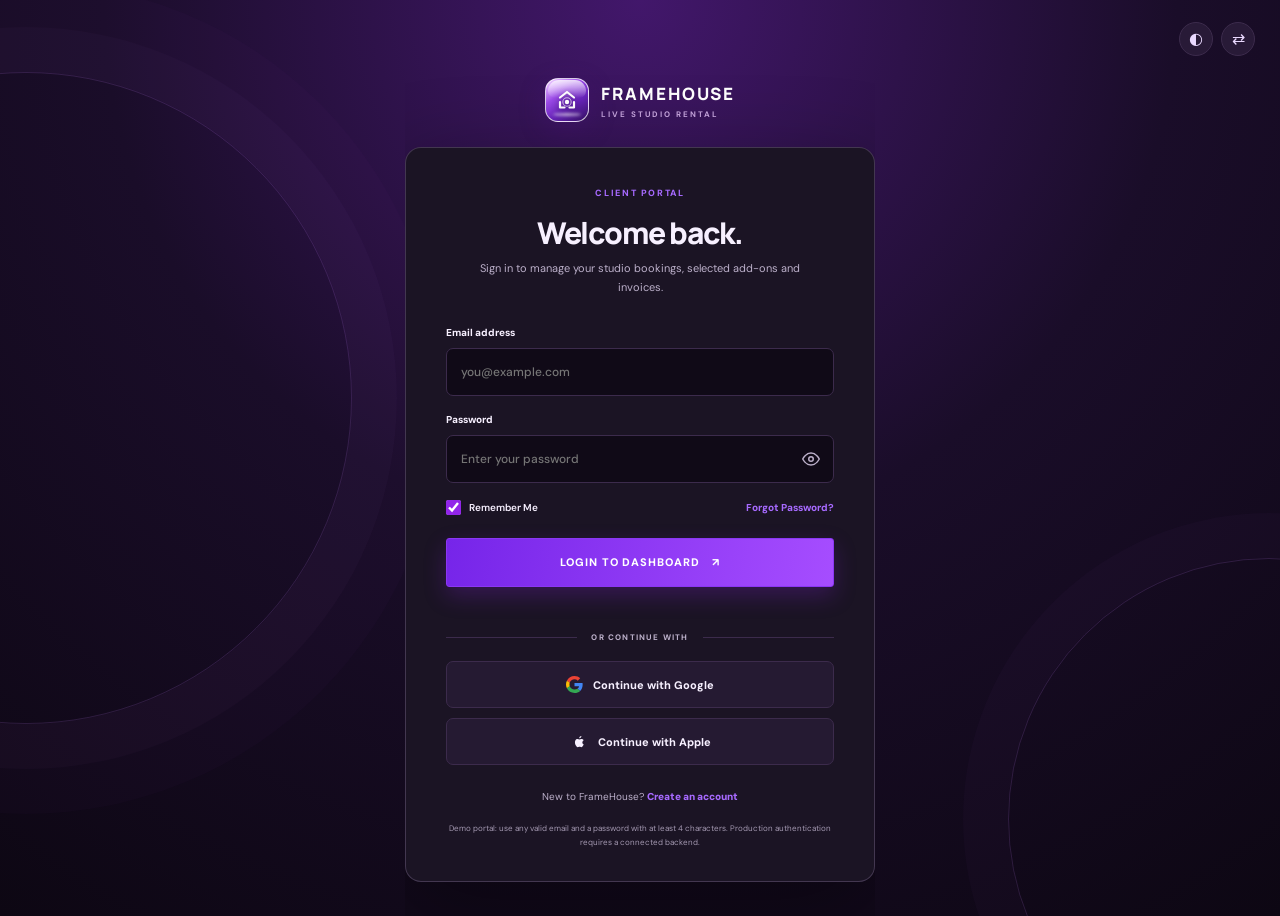
<file: login.html>
<!doctype html>
<html lang="en" dir="ltr" data-theme="dark">
<head>
<meta charset="utf-8"><meta name="viewport" content="width=device-width, initial-scale=1">
<title>Client Login | FrameHouse Studios</title>
<meta name="description" content="Sign in to manage FrameHouse studio bookings, add-ons and invoices.">
<link rel="icon" href="assets/favicon.svg" type="image/svg+xml">
<link rel="preconnect" href="https://fonts.googleapis.com"><link rel="preconnect" href="https://fonts.gstatic.com" crossorigin>
<link href="https://fonts.googleapis.com/css2?family=DM+Sans:wght@400;500;600;700&family=Manrope:wght@400;500;600;700;800&display=swap" rel="stylesheet">
<link rel="stylesheet" href="assets/style.css">
<script>try{const t=localStorage.getItem('fh-theme');if(t)document.documentElement.dataset.theme=t;const d=localStorage.getItem('fh-dir');if(d)document.documentElement.dir=d;}catch(e){}</script>
</head>
<body class="auth-center-page">
<div class="auth-page-tools"><button class="tool-btn theme-toggle" aria-label="Toggle light and dark theme">◐</button><button class="tool-btn dir-toggle" aria-label="Toggle left-to-right and right-to-left layout">⇄</button></div>
<main class="auth-center-shell">
 <a class="auth-brand-center" href="index.html" aria-label="FrameHouse Studios home"><span class="brand-mark" aria-hidden="true"><svg viewBox="0 0 24 24" fill="none" xmlns="http://www.w3.org/2000/svg"><path d="M5 9.5 L12 4 L19 9.5" stroke="#ffffff" stroke-width="2.2" stroke-linecap="round" stroke-linejoin="round"/><path d="M5 14 V19.5 H9.5" stroke="#ffffff" stroke-width="2.2" stroke-linecap="round" stroke-linejoin="round"/><path d="M19 14 V19.5 H14.5" stroke="#ffffff" stroke-width="2.2" stroke-linecap="round" stroke-linejoin="round"/><circle cx="12" cy="14" r="2.2" fill="#ffffff"/><circle cx="12" cy="14" r="4.2" stroke="#ffffff" stroke-width="1.1" stroke-opacity="0.65"/></svg></span><span>FRAMEHOUSE<small>LIVE STUDIO RENTAL</small></span></a>
 <section class="auth-center-card">
  <div class="auth-card-heading"><span class="eyebrow">CLIENT PORTAL</span><h1>Welcome back.</h1><p>Sign in to manage your studio bookings, selected add-ons and invoices.</p></div>
  <form id="signinForm" class="auth-center-form">
   <label>Email address<input type="email" name="email" autocomplete="username" placeholder="you@example.com" required></label>
   <label>Password
    <div class="password-field-wrap">
     <input type="password" name="password" autocomplete="current-password" placeholder="Enter your password" minlength="4" required>
     <button type="button" class="password-toggle-btn" aria-label="Show password" title="Show password">
      <svg class="eye-open" viewBox="0 0 24 24" fill="none" stroke="currentColor" stroke-width="2" stroke-linecap="round" stroke-linejoin="round" aria-hidden="true"><path d="M1 12s4-8 11-8 11 8 11 8-4 8-11 8-11-8-11-8z"/><circle cx="12" cy="12" r="3"/></svg>
      <svg class="eye-closed" viewBox="0 0 24 24" fill="none" stroke="currentColor" stroke-width="2" stroke-linecap="round" stroke-linejoin="round" aria-hidden="true" style="display:none"><path d="M17.94 17.94A10.07 10.07 0 0 1 12 20c-7 0-11-8-11-8a18.45 18.45 0 0 1 5.06-5.94M9.9 4.24A9.12 9.12 0 0 1 12 4c7 0 11 8 11 8a18.5 18.5 0 0 1-2.16 3.19m-6.72-1.07a3 3 0 1 1-4.24-4.24"/><line x1="1" y1="1" x2="23" y2="23"/></svg>
     </button>
    </div>
   </label>
   <div class="auth-options auth-options-line"><label class="remember-line"><input type="checkbox" name="remember" checked><span>Remember Me</span></label><a href="mailto:hello@framehouse.studio?subject=Password%20Reset%20Request">Forgot Password?</a></div>
   <button class="btn auth-center-submit" type="submit">Login to Dashboard <span>↗</span></button>
   <p class="form-feedback" aria-live="polite"></p>
  </form>
  <div class="auth-divider"><span>OR CONTINUE WITH</span></div>
  <div class="auth-social-stack">
   <button class="google-auth-btn" type="button" id="googleDemoBtn"><svg viewBox="0 0 48 48" aria-hidden="true"><path fill="#EA4335" d="M24 9.5c3.54 0 6.71 1.22 9.21 3.6l6.85-6.85C35.9 2.38 30.47 0 24 0 14.62 0 6.51 5.38 2.56 13.22l7.98 6.19C12.43 13.72 17.74 9.5 24 9.5z"/><path fill="#4285F4" d="M46.98 24.55c0-1.57-.15-3.09-.38-4.55H24v9.02h12.94c-.58 2.96-2.25 5.48-4.73 7.18l7.65 5.93c4.47-4.13 7.12-10.2 7.12-17.58z"/><path fill="#FBBC05" d="M10.54 28.59A14.5 14.5 0 0 1 9.75 24c0-1.59.28-3.13.79-4.59l-7.98-6.19A23.9 23.9 0 0 0 0 24c0 3.87.93 7.54 2.56 10.78l7.98-6.19z"/><path fill="#34A853" d="M24 48c6.47 0 11.91-2.13 15.87-5.87l-7.65-5.93c-2.13 1.43-4.85 2.27-8.22 2.27-6.26 0-11.57-4.22-13.46-9.91l-7.98 6.19C6.51 42.62 14.62 48 24 48z"/></svg>Continue with Google</button>
   <button class="google-auth-btn apple-auth-btn" type="button" id="appleDemoBtn"><svg viewBox="0 0 24 24" aria-hidden="true"><path fill="currentColor" d="M16.37 12.17c.02 2.18 1.91 2.91 1.93 2.92-.02.05-.3 1.03-.99 2.04-.6.88-1.23 1.75-2.22 1.77-.97.02-1.28-.57-2.39-.57-1.1 0-1.45.55-2.37.59-.95.04-1.67-.95-2.27-1.82-1.23-1.78-2.17-5.03-.91-7.23.62-1.09 1.73-1.78 2.93-1.8.91-.02 1.77.62 2.39.62.61 0 1.75-.77 2.95-.66.5.02 1.9.2 2.8 1.52-.07.04-1.67.98-1.65 2.62ZM14.42 6.16c.5-.6.83-1.43.74-2.26-.72.03-1.59.48-2.1 1.08-.46.53-.86 1.37-.75 2.18.8.06 1.61-.4 2.11-1Z"/></svg>Continue with Apple</button>
  </div>
  <p class="auth-signup-prompt">New to FrameHouse? <a href="signup.html">Create an account</a></p>
  <p class="auth-demo-caption">Demo portal: use any valid email and a password with at least 4 characters. Production authentication requires a connected backend.</p>
 </section>
</main>
<script src="assets/app.js"></script>
<button class="back-to-top-btn" id="backToTopBtn" type="button" aria-label="Back to top" title="Back to top"><svg viewBox="0 0 24 24" fill="none" stroke="currentColor" stroke-width="2.5" stroke-linecap="round" stroke-linejoin="round" aria-hidden="true"><path d="M12 19V5M5 12l7-7 7 7"/></svg></button>
</body></html>
</file>
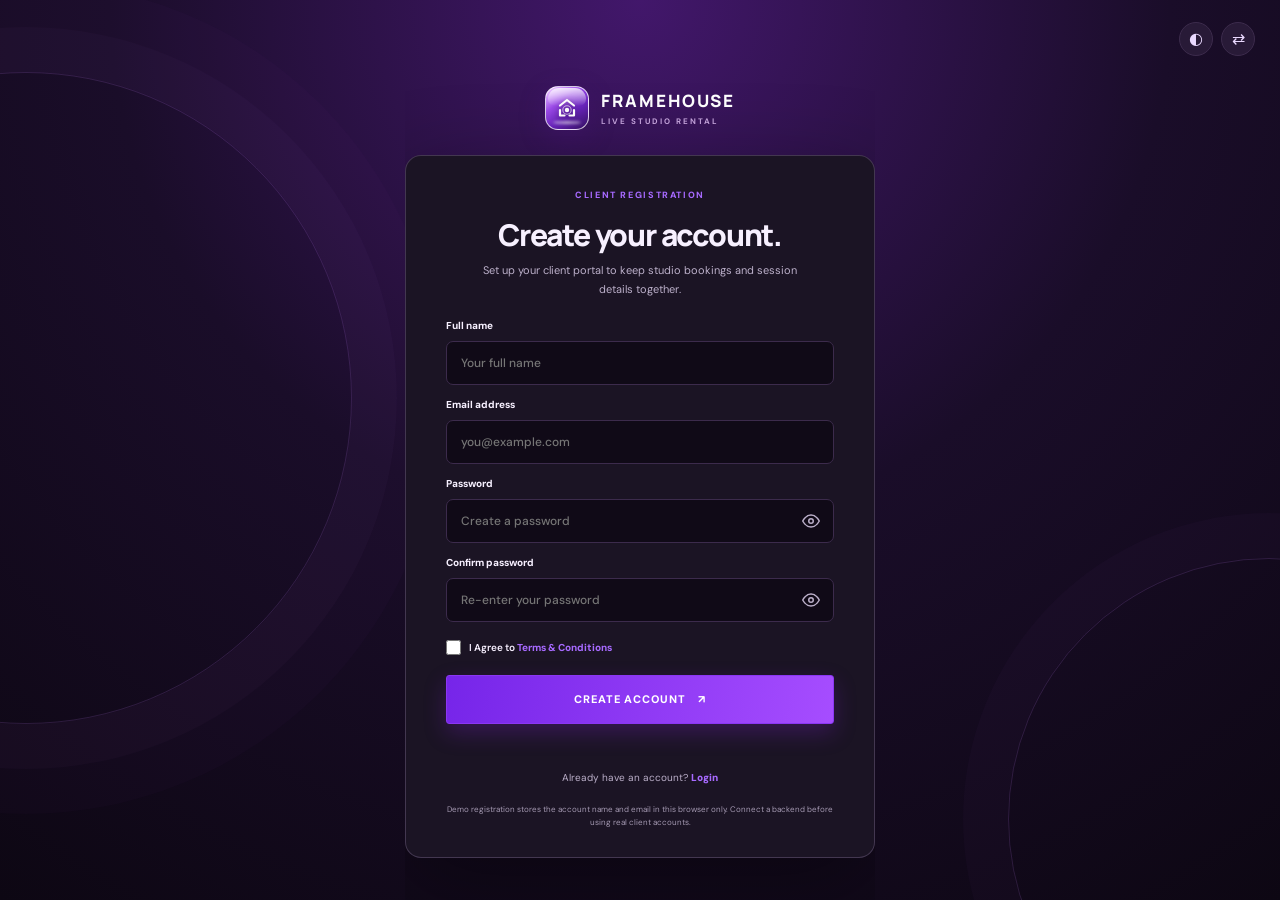
<file: signup.html>
<!doctype html>
<html lang="en" dir="ltr" data-theme="dark">
<head>
<meta charset="utf-8"><meta name="viewport" content="width=device-width, initial-scale=1">
<title>Create Account | FrameHouse Studios</title>
<meta name="description" content="Create a FrameHouse client portal account.">
<link rel="icon" href="assets/favicon.svg" type="image/svg+xml">
<link rel="preconnect" href="https://fonts.googleapis.com"><link rel="preconnect" href="https://fonts.gstatic.com" crossorigin>
<link href="https://fonts.googleapis.com/css2?family=DM+Sans:wght@400;500;600;700&family=Manrope:wght@400;500;600;700;800&display=swap" rel="stylesheet">
<link rel="stylesheet" href="assets/style.css">
<script>try{const t=localStorage.getItem('fh-theme');if(t)document.documentElement.dataset.theme=t;const d=localStorage.getItem('fh-dir');if(d)document.documentElement.dir=d;}catch(e){}</script>
</head>
<body class="auth-center-page">
<div class="auth-page-tools"><button class="tool-btn theme-toggle" aria-label="Toggle light and dark theme">◐</button><button class="tool-btn dir-toggle" aria-label="Toggle left-to-right and right-to-left layout">⇄</button></div>
<main class="auth-center-shell auth-signup-shell">
 <a class="auth-back-link" href="index.html">← Back to FrameHouse</a>
 <a class="auth-brand-center" href="index.html" aria-label="FrameHouse Studios home"><span class="brand-mark" aria-hidden="true"><svg viewBox="0 0 24 24" fill="none" xmlns="http://www.w3.org/2000/svg"><path d="M5 9.5 L12 4 L19 9.5" stroke="#ffffff" stroke-width="2.2" stroke-linecap="round" stroke-linejoin="round"/><path d="M5 14 V19.5 H9.5" stroke="#ffffff" stroke-width="2.2" stroke-linecap="round" stroke-linejoin="round"/><path d="M19 14 V19.5 H14.5" stroke="#ffffff" stroke-width="2.2" stroke-linecap="round" stroke-linejoin="round"/><circle cx="12" cy="14" r="2.2" fill="#ffffff"/><circle cx="12" cy="14" r="4.2" stroke="#ffffff" stroke-width="1.1" stroke-opacity="0.65"/></svg></span><span>FRAMEHOUSE<small>LIVE STUDIO RENTAL</small></span></a>
 <section class="auth-center-card">
  <div class="auth-card-heading"><span class="eyebrow">CLIENT REGISTRATION</span><h1>Create your account.</h1><p>Set up your client portal to keep studio bookings and session details together.</p></div>
  <form id="signupForm" class="auth-center-form">
   <label>Full name<input type="text" name="name" autocomplete="name" placeholder="Your full name" required minlength="2"></label>
   <label>Email address<input type="email" name="email" autocomplete="email" placeholder="you@example.com" required></label>
   <label>Password
    <div class="password-field-wrap">
     <input type="password" name="password" autocomplete="new-password" placeholder="Create a password" minlength="8" required>
     <button type="button" class="password-toggle-btn" aria-label="Show password" title="Show password">
      <svg class="eye-open" viewBox="0 0 24 24" fill="none" stroke="currentColor" stroke-width="2" stroke-linecap="round" stroke-linejoin="round" aria-hidden="true"><path d="M1 12s4-8 11-8 11 8 11 8-4 8-11 8-11-8-11-8z"/><circle cx="12" cy="12" r="3"/></svg>
      <svg class="eye-closed" viewBox="0 0 24 24" fill="none" stroke="currentColor" stroke-width="2" stroke-linecap="round" stroke-linejoin="round" aria-hidden="true" style="display:none"><path d="M17.94 17.94A10.07 10.07 0 0 1 12 20c-7 0-11-8-11-8a18.45 18.45 0 0 1 5.06-5.94M9.9 4.24A9.12 9.12 0 0 1 12 4c7 0 11 8 11 8a18.5 18.5 0 0 1-2.16 3.19m-6.72-1.07a3 3 0 1 1-4.24-4.24"/><line x1="1" y1="1" x2="23" y2="23"/></svg>
     </button>
    </div>
   </label>
   <label>Confirm password
    <div class="password-field-wrap">
     <input type="password" name="confirmPassword" autocomplete="new-password" placeholder="Re-enter your password" minlength="8" required>
     <button type="button" class="password-toggle-btn" aria-label="Show password" title="Show password">
      <svg class="eye-open" viewBox="0 0 24 24" fill="none" stroke="currentColor" stroke-width="2" stroke-linecap="round" stroke-linejoin="round" aria-hidden="true"><path d="M1 12s4-8 11-8 11 8 11 8-4 8-11 8-11-8-11-8z"/><circle cx="12" cy="12" r="3"/></svg>
      <svg class="eye-closed" viewBox="0 0 24 24" fill="none" stroke="currentColor" stroke-width="2" stroke-linecap="round" stroke-linejoin="round" aria-hidden="true" style="display:none"><path d="M17.94 17.94A10.07 10.07 0 0 1 12 20c-7 0-11-8-11-8a18.45 18.45 0 0 1 5.06-5.94M9.9 4.24A9.12 9.12 0 0 1 12 4c7 0 11 8 11 8a18.5 18.5 0 0 1-2.16 3.19m-6.72-1.07a3 3 0 1 1-4.24-4.24"/><line x1="1" y1="1" x2="23" y2="23"/></svg>
     </button>
    </div>
   </label>
   <label class="terms-line"><input type="checkbox" name="terms" required><span>I Agree to <a href="contact.html">Terms & Conditions</a></span></label>
   <button class="btn auth-center-submit" type="submit">Create Account <span>↗</span></button>
   <p class="form-feedback" aria-live="polite"></p>
  </form>
  <p class="auth-signup-prompt">Already have an account? <a href="login.html">Login</a></p>
  <p class="auth-demo-caption">Demo registration stores the account name and email in this browser only. Connect a backend before using real client accounts.</p>
 </section>
</main>
<script src="assets/app.js"></script>
<button class="back-to-top-btn" id="backToTopBtn" type="button" aria-label="Back to top" title="Back to top"><svg viewBox="0 0 24 24" fill="none" stroke="currentColor" stroke-width="2.5" stroke-linecap="round" stroke-linejoin="round" aria-hidden="true"><path d="M12 19V5M5 12l7-7 7 7"/></svg></button>
</body></html>
</file>
<file: assets/style.css>
:root{
 --bg:#ffffff;--surface:#fff;--surface-2:#f7f4fb;--text:#25202d;--muted:#777080;
 --line:#e8e1ef;--accent:#7b2cff;--accent-2:#a64dff;--accent-ink:#fff;
 --dark:#160d25;--plum:#281044;--shadow:0 18px 50px rgba(50,18,88,.13);
 --radius:4px;--container:1200px
}
html[data-theme="dark"]{
 --bg:#100b18;--surface:#1b1425;--surface-2:#241a31;--text:#f7f1ff;--muted:#c0b5cb;
 --line:#3b2c4b;--accent:#a76aff;--accent-2:#c18dff;--accent-ink:#170d22;
 --dark:#0c0712;--plum:#241036;--shadow:0 18px 50px rgba(0,0,0,.34)
}
*{box-sizing:border-box}
html{scroll-behavior:smooth}
body{margin:0;background:var(--bg);color:var(--text);font-family:"DM Sans",Arial,sans-serif;line-height:1.7;transition:background .25s,color .25s}
main,footer{overflow-x:clip;max-width:100%}
img{display:block;max-width:100%}a{color:inherit;text-decoration:none}button,input,textarea,select{font:inherit}button{cursor:pointer}
.announcement{padding:8px 5vw;text-align:center;background:#1b0d2b;color:#eee4ff;font-size:11px;letter-spacing:.08em;text-transform:uppercase}
.announcement a{color:#d2a8ff;text-decoration:underline;text-underline-offset:3px}
.navbar{height:82px;padding:0 max(5vw,24px);display:flex;align-items:center;justify-content:space-between;background:#fff;position:-webkit-sticky!important;position:sticky!important;top:0!important;z-index:1000!important;border-bottom:1px solid #eee7f5;box-shadow:0 5px 22px rgba(32,10,54,.06)}
html[data-theme="dark"] .navbar{background:#171020!important;border-color:var(--line)!important}
.brand{display:flex;align-items:center;gap:10px;font:800 14px Manrope,sans-serif;letter-spacing:.12em;line-height:1.15;color:#241032}
html[data-theme="dark"] .brand{color:var(--text)}
.brand small{display:block;font:700 9px "DM Sans";letter-spacing:.23em;color:#8e819a;margin-top:5px}
.brand-mark{width:38px;height:38px;border-radius:12px;display:grid;place-items:center;background:linear-gradient(135deg,#a64dff,#6020c9);color:white;box-shadow:0 6px 16px rgba(123,44,255,.25);flex-shrink:0}
.brand-mark svg{width:22px;height:22px;display:block}
.nav-panel,.nav-links,.nav-tools{display:flex;align-items:center}
.nav-panel{gap:25px}.nav-links{gap:22px}.nav-link{font-size:11px;font-weight:800;letter-spacing:.08em;text-transform:uppercase;color:#71667c;transition:.2s}
html[data-theme="dark"] .nav-link{color:#c2b6cf}
.nav-link:hover,.nav-link.active{color:#7b2cff}
.nav-link.active{position:relative}
.nav-link.active:after{content:"";height:2px;background:#7b2cff;position:absolute;left:0;right:0;bottom:-10px}
html[data-theme="dark"] .nav-link:hover,html[data-theme="dark"] .nav-link.active{color:#c084fc!important}
html[data-theme="dark"] .nav-link.active:after{background:#c084fc!important}
.nav-tools{gap:10px}.portal-link{font-size:10px;font-weight:800;text-transform:uppercase;color:#71667c}
.tool-btn{width:34px;height:34px;border:1px solid #e4d9ee;border-radius:50%;background:#fff;color:#6122a7;font-size:16px}
html[data-theme="dark"] .tool-btn{background:#281a37;border-color:var(--line);color:#ead9ff}
.btn{display:inline-flex;align-items:center;justify-content:center;gap:12px;padding:14px 23px;background:linear-gradient(100deg,#7625e9,#a64dff);color:#fff;border:1px solid #8b36f4;border-radius:3px;font-size:11px;font-weight:800;letter-spacing:.09em;text-transform:uppercase;transition:transform .2s,box-shadow .2s}
.btn:hover{transform:translateY(-3px);box-shadow:0 12px 28px rgba(123,44,255,.3)}
.btn-outline{background:transparent;border-color:var(--accent);color:var(--accent)}.btn-light{background:#fff;color:#6923c7;border-color:#fff}
.menu-toggle{display:none;background:none;border:0;padding:10px}.menu-toggle i{display:block;width:24px;height:2px;background:var(--text);margin:5px}
.eyebrow{display:block;color:#8b35ee;font-size:10px;font-weight:800;letter-spacing:.22em;text-transform:uppercase;margin-bottom:15px}
h1,h2,h3,h4{font-family:Manrope,sans-serif;line-height:1.14;letter-spacing:-.045em;margin:0 0 18px}
h1{font-size:clamp(44px,6.5vw,88px);font-weight:800}
.home-hero{min-height:690px;position:relative;display:flex;align-items:center;justify-content:center;overflow:hidden;background:#200b38;color:#fff;padding:90px max(8vw,30px);text-align:center}
.hero-one .hero-photo,.hero-shade{position:absolute;inset:0}.hero-photo{background-position:center;background-size:cover;transform:scale(1.03);filter:saturate(1.15)}
.hero-shade{background:linear-gradient(115deg,rgba(37,0,78,.91),rgba(94,18,169,.72) 52%,rgba(22,4,44,.7))}
.hero-content{position:relative;z-index:2;max-width:850px;margin:auto}
.home-hero .eyebrow,.inner-hero .eyebrow{color:#d6b4ff}
.home-hero h1{font-size:clamp(48px,7vw,94px);font-weight:800;text-shadow:0 4px 30px rgba(0,0,0,.2)}
.home-hero h1 em{font-family:Georgia,serif;font-weight:400;font-style:italic;color:#e6caff}
.hero-content p{max-width:610px;margin:0 auto;color:rgba(255,255,255,.84);font-size:15px}
.hero-actions{display:flex;align-items:center;justify-content:center;gap:24px;margin-top:30px;flex-wrap:wrap}
.play-link,.text-link{font-size:11px;font-weight:800;letter-spacing:.08em;text-transform:uppercase}
.play-link{display:flex;align-items:center;gap:10px;color:#fff}.play-icon{width:48px;height:48px;border:1px solid rgba(255,255,255,.75);border-radius:50%;display:grid;place-items:center;font-size:12px;background:rgba(255,255,255,.13);box-shadow:0 0 0 8px rgba(255,255,255,.1)}
.hero-note{margin-top:65px;font-size:9px;letter-spacing:.25em;color:rgba(255,255,255,.7)}
.hero-side-note{position:absolute;right:4vw;bottom:35px;writing-mode:vertical-rl;font-size:9px;letter-spacing:.2em;color:rgba(255,255,255,.7)}
.hero-two{background:linear-gradient(130deg,#1c0b31,#5620a0 65%,#2b0e48);color:#fff;min-height:680px;display:grid;grid-template-columns:1fr 1fr;gap:5vw;padding:80px 8vw;text-align:left}
.hero-two .hero-content{align-self:center}.hero-two .hero-content p{color:rgba(255,255,255,.82);margin:0}
.hero-two .hero-actions{justify-content:flex-start}.hero-two .eyebrow{color:#d7b4ff}.hero-two .text-link{color:#fff;border-bottom:1px solid rgba(255,255,255,.55);padding-bottom:5px}
.hero-two h1 em{color:#e3c6ff}.hero-mini-stats{display:flex;gap:24px;margin-top:48px;flex-wrap:wrap}
.hero-mini-stats span{font-size:10px;color:rgba(255,255,255,.72)}.hero-mini-stats b{display:block;color:#fff;font:800 22px Manrope}
.hero-collage{position:relative;min-height:470px;align-self:center}.hero-collage img{position:absolute;object-fit:cover;border-radius:2px;box-shadow:0 22px 50px rgba(0,0,0,.35)}
.collage-main{width:78%;height:420px;right:0;top:0;border:8px solid rgba(255,255,255,.12)}.collage-small{width:45%;height:225px;left:0;bottom:0;border:8px solid #54218d}
.collage-tag{position:absolute;right:0;bottom:-20px;background:#fff;color:#6422b5;padding:14px 20px;font-size:9px;font-weight:900;letter-spacing:.15em}
.inner-hero{height:300px;min-height:300px;background:linear-gradient(100deg,rgba(35,5,67,.88),rgba(103,27,182,.72)),var(--hero-image) center 48%/cover;display:flex;align-items:center;justify-content:center;text-align:center;color:#fff;padding:30px}
.inner-hero .hero-content{max-width:850px}.inner-hero h1{font-size:clamp(35px,4.2vw,58px);margin-bottom:12px}.inner-hero p{margin:0 auto;max-width:650px;font-size:14px;color:rgba(255,255,255,.85)}
.inner-hero .hero-actions{justify-content:center;margin-top:20px}.inner-hero .text-link{color:#fff}
.section{max-width:var(--container);margin:0 auto;padding:105px 28px;display:grid;grid-template-columns:1fr 1fr;gap:8%;align-items:center}
.section-copy{max-width:500px}.section h2,.section-heading h2,.split-feature h2,.cta-panel h2,.quote-band blockquote{font-size:clamp(32px,4vw,52px);font-weight:750}
.section-copy p,.section-heading p{color:var(--muted);font-size:14px;line-height:1.95}
.section-image{height:410px;overflow:hidden;border-radius:3px;position:relative;box-shadow:var(--shadow)}
.section-image:after{content:"";position:absolute;inset:12px;border:1px solid rgba(255,255,255,.45);pointer-events:none}
.section-image img{width:100%;height:100%;object-fit:cover;object-position:center 15%;transition:transform .7s}.section-image:hover img{transform:scale(1.05)}
.section.reverse .section-copy{order:2}.section.reverse .section-image{order:1}.section.soft{background:var(--surface-2)}
.section-block{padding:100px max(5vw,24px)}.section-heading{text-align:center;max-width:740px;margin:0 auto 48px}
.section-heading h2{margin-bottom:14px}.feature-grid{max-width:var(--container);margin:auto;display:grid;grid-template-columns:repeat(3,1fr);gap:22px}
.feature-card{background:var(--surface);border:1px solid var(--line);overflow:hidden;transition:transform .25s,box-shadow .25s;box-shadow:0 9px 30px rgba(53,20,82,.06)}
.feature-card:hover{transform:translateY(-7px);box-shadow:var(--shadow)}.feature-card img{width:100%;height:235px;object-fit:cover;object-position:center 20%;filter:saturate(1.08)}
.feature-body{padding:25px}.feature-body h3{font-size:22px}.feature-body p{font-size:12px;color:var(--muted);line-height:1.85}
.feature-body .eyebrow{font-size:9px}.feature-body .eyebrow:before{content:"";display:inline-block;width:20px;height:2px;background:#8b35ee;vertical-align:middle;margin-right:8px}
.stats-band{padding:48px 8vw;background:linear-gradient(110deg,#270b42,#6923b9);color:#fff;display:grid;grid-template-columns:repeat(4,1fr);gap:25px;text-align:center}
.stats-band strong{display:block;font:800 43px Manrope;color:#e3c5ff}.stats-band span{font-size:11px;color:rgba(255,255,255,.75)}
.cta-panel{padding:75px max(8vw,30px);background:linear-gradient(115deg,#220a3a,#7027c5);color:#fff;display:flex;align-items:center;justify-content:space-between;gap:35px}
.cta-panel>div{max-width:700px}.cta-panel h2{margin-bottom:12px}.cta-panel p{color:rgba(255,255,255,.78)}.cta-panel .eyebrow{color:#d9baff}
.cta-alt{background:linear-gradient(115deg,#4b1587,#8a39df)}.quote-band{padding:100px 12vw;text-align:center;background:var(--surface-2)}
.quote-band blockquote{max-width:850px;margin:20px auto;font-family:Georgia,serif;font-style:italic}.quote-band p{color:var(--muted)}
.split-feature{display:grid;grid-template-columns:1fr 1fr;min-height:450px;background:var(--surface)}
.split-feature-image img{width:100%;height:100%;object-fit:cover;object-position:center 20%}.split-feature-copy{align-self:center;padding:70px 10%}
.split-feature-copy p{color:var(--muted);line-height:1.9}.split-feature-copy .eyebrow{color:#8b35ee}
.contact-grid{max-width:var(--container);margin:auto;display:grid;grid-template-columns:repeat(3,1fr);gap:18px}
.contact-grid article{background:var(--surface);padding:30px;border:1px solid var(--line);box-shadow:0 9px 30px rgba(53,20,82,.05)}
.contact-icon{width:44px;height:44px;border-radius:50%;display:grid;place-items:center;background:#7625e9;color:white;font-size:18px}
.contact-grid h3{font-size:21px;margin:20px 0 8px}.contact-grid p,.contact-grid a{font-size:12px;color:var(--muted)}
.contact-grid a{font-weight:800;color:var(--accent)}
.contact-form-section{align-items:start}.contact-form{background:var(--surface);padding:35px;border:1px solid var(--line);box-shadow:var(--shadow)}
.contact-form label,.portal-card label{display:block;font-size:11px;font-weight:800;margin-bottom:17px}
.form-row{display:grid;grid-template-columns:1fr 1fr;gap:16px}
.contact-form input,.contact-form textarea,.contact-form select,.portal-card input{width:100%;margin-top:7px;padding:13px 14px;border:1px solid var(--line);background:var(--bg);color:var(--text);border-radius:2px;outline:none}
.contact-form input:focus,.contact-form textarea:focus,.portal-card input:focus{border-color:var(--accent)}
.contact-form textarea{resize:vertical}.form-feedback,.inline-feedback{font-size:12px;color:#8b35ee;min-height:18px}
.contact-promise{padding:20px;background:var(--surface-2);margin-top:30px}.contact-promise b,.contact-promise span{display:block}
.contact-promise span{font-size:12px;color:var(--muted);margin-top:5px}
.map-wrap{max-width:var(--container);margin:auto;height:360px;border:1px solid var(--line)}.map-wrap iframe{width:100%;height:100%;border:0;filter:grayscale(.25)}
.faq-list{max-width:850px;margin:auto}.faq-list details{border-bottom:1px solid var(--line);padding:22px 0}
.faq-list summary{font:700 16px Manrope;cursor:pointer;list-style:none;display:flex;justify-content:space-between;gap:20px}
.faq-list summary::-webkit-details-marker{display:none}.faq-list summary span{font-size:22px;color:var(--accent)}
.faq-list details p{color:var(--muted);font-size:13px;max-width:700px}
.footer{background:#150b20;color:#f5efff;padding:75px max(5vw,24px) 20px}
.footer-main{max-width:var(--container);margin:auto;display:grid;grid-template-columns:1.5fr 1fr 1.2fr 1.2fr;gap:45px;padding-bottom:55px}
.footer .brand{color:#fff}.footer-brand p,.footer-main p{font-size:12px;line-height:1.9;color:#b9acc6;max-width:300px}
.footer-main h4{font-size:14px;letter-spacing:0;margin-bottom:20px;color:#fff}
.footer-main>div:not(:first-child)>a,.footer-main>div:not(:first-child)>span{display:block;font-size:11px;color:#c6b9d2;margin:10px 0}
.footer-main>div:not(:first-child)>a:hover{color:#d6b4ff}
.footer-bottom{border-top:1px solid rgba(255,255,255,.15);padding-top:20px;display:flex;justify-content:space-between;gap:20px;flex-wrap:wrap;color:#a99bb6;font-size:10px}
.footer-bottom a{color:#d7b4ff}
.portal-layout{display:grid;grid-template-columns:1fr 420px;gap:8%;align-items:center;max-width:1100px;margin:auto}
.portal-intro img{width:100%;height:260px;object-fit:cover;margin-top:25px}
.portal-intro h2,.dashboard-welcome h2{font-size:40px}.portal-intro p{color:var(--muted)}
.portal-card,.dashboard-card{background:var(--surface);border:1px solid var(--line);padding:32px;box-shadow:var(--shadow)}
.portal-card h2{font-size:30px}.portal-card small{display:block;color:var(--muted);font-size:10px;margin-top:20px}.portal-card .btn{width:100%}
.dashboard-wrap{max-width:1150px;margin:auto}.dashboard-welcome{display:flex;justify-content:space-between;align-items:center;gap:20px;margin-bottom:35px}
.dashboard-welcome p{color:var(--muted)}.dashboard-stats{display:grid;grid-template-columns:repeat(3,1fr);gap:18px;margin-bottom:24px}
.dashboard-stats article{background:var(--surface);border:1px solid var(--line);padding:24px}
.dashboard-stats span,.dashboard-stats small{display:block;color:var(--muted);font-size:10px}
.dashboard-stats strong{display:block;font:800 34px Manrope;margin:8px 0}
.dashboard-columns{display:grid;grid-template-columns:1fr 1fr;gap:20px}.dashboard-card h3{font-size:24px;margin:10px 0}
.dashboard-card p{font-size:12px;color:var(--muted)}.booking-meta{display:flex;gap:20px;flex-wrap:wrap;margin:20px 0;color:var(--muted);font-size:11px}
.addon{display:flex;align-items:center;gap:10px;border-bottom:1px solid var(--line);padding:13px 0;font-size:12px}
.addon input{accent-color:#8b35ee}.addon b{margin-left:auto}.invoice-card{margin-top:20px}
.invoice-row{display:flex;align-items:center;justify-content:space-between;gap:15px;padding:15px 0;border-bottom:1px solid var(--line);font-size:12px}
.invoice-row b{white-space:nowrap}.invoice-view{border:0;background:none;color:var(--accent)}
.reveal{opacity:0;transform:translateY(22px);transition:opacity .65s ease,transform .65s ease}.reveal.visible{opacity:1;transform:none}
html[dir="rtl"] body{text-align:right}
html[dir="rtl"] .nav-links,html[dir="rtl"] .nav-tools,html[dir="rtl"] .hero-actions{direction:rtl}
html[dir="rtl"] .section.reverse .section-copy{order:1}html[dir="rtl"] .section.reverse .section-image{order:2}
html[dir="rtl"] .hero-side-note{right:auto;left:4vw}
html[dir="rtl"] .addon b{margin-left:0;margin-right:auto}
html[dir="rtl"] .invoice-row{direction:rtl}
@media(max-width:1100px){.nav-links{gap:13px}.nav-panel{gap:15px}.nav-link{font-size:10px}.nav-cta{padding:11px 14px}.portal-link{display:none}.hero-two{padding:70px 5vw}.section{gap:5%}.footer-main{grid-template-columns:1.4fr 1fr 1fr}.footer-main>div:last-child{display:none}}
@media(max-width:820px){
 .navbar{height:72px;position:-webkit-sticky!important;position:sticky!important;top:0!important;z-index:1000!important}.menu-toggle{display:block;order:3}
 .nav-panel{display:none;position:absolute;top:72px;left:0;right:0;background:var(--surface);padding:22px 25px 28px;box-shadow:var(--shadow);align-items:stretch;flex-direction:column;gap:20px;border-bottom:1px solid var(--line)}
 .nav-panel.open{display:flex}.nav-links{display:flex;align-items:stretch;flex-direction:column;gap:0}
 .nav-link{padding:12px 14px;border-bottom:1px solid var(--line);font-size:12px;border-radius:6px;transition:all .2s ease}
 .nav-link:hover{color:#7b2cff;background:rgba(123,44,255,.05);padding-left:18px}
 .nav-link.active{color:#7b2cff!important;font-weight:800;background:rgba(123,44,255,.09);border-left:3px solid #7b2cff;padding-left:18px}
 .nav-link.active:after{display:none}
 html[data-theme="dark"] .nav-link.active{color:#d8b4fe!important;background:rgba(168,85,247,.14);border-left:3px solid #c084fc}
 html[data-theme="dark"] .nav-link:hover{color:#d8b4fe;background:rgba(168,85,247,.08);padding-left:18px}
 html[dir="rtl"] .nav-link.active{border-left:none;border-right:3px solid #7b2cff;padding-left:14px;padding-right:18px}
 html[dir="rtl"][data-theme="dark"] .nav-link.active{border-right-color:#c084fc}
 html[dir="rtl"] .nav-link:hover{padding-left:14px;padding-right:18px}
 .nav-tools{justify-content:flex-start;flex-wrap:wrap}.portal-link{display:block}.nav-cta{margin-left:auto}
 .home-hero{min-height:620px;padding:75px 7vw}.hero-two{display:flex;flex-direction:column;gap:30px;text-align:center}
 .hero-two .hero-content p{margin:0 auto}.hero-two .hero-actions{justify-content:center}.hero-collage{width:100%;min-height:370px}
 .collage-main{height:330px}.collage-small{height:180px}.hero-mini-stats{justify-content:center}
 .section{padding:75px 25px;grid-template-columns:1fr;gap:30px}.section-copy{max-width:100%}.section-image{height:auto;min-height:360px;max-height:480px;aspect-ratio:16/10}
 .section.reverse .section-copy,.section.reverse .section-image{order:initial}.feature-grid{grid-template-columns:repeat(2,1fr)}.feature-card:last-child:nth-child(odd){grid-column:1/-1;justify-self:center;width:calc((100% - 22px) / 2)}
 .stats-band{grid-template-columns:repeat(2,1fr)}.cta-panel{padding:60px 7vw}
 .contact-grid{grid-template-columns:repeat(2,1fr)}.contact-grid article:last-child:nth-child(odd){grid-column:1/-1;justify-self:center;width:calc((100% - 18px) / 2)}.portal-layout{grid-template-columns:1fr;max-width:650px}
 .footer-main{grid-template-columns:1fr 1fr}.footer-main>div:last-child{display:block}
 .inner-hero{height:260px;min-height:260px}.dashboard-columns{grid-template-columns:1fr}
}
@media(max-width:576px){
 .announcement{font-size:9px}.brand{font-size:12px}.brand-mark{width:33px;height:33px}
 .home-hero{min-height:600px;padding:65px 22px}.hero-content{max-width:100%}
 h1{font-size:clamp(42px,11vw,58px)}.hero-content p{font-size:13px}.hero-actions{gap:18px}
 .hero-note{margin-top:48px}.hero-two{padding:65px 22px}.hero-mini-stats{gap:14px;margin-top:35px}
 .hero-mini-stats span{font-size:9px}.hero-collage{min-height:300px}.collage-main{height:270px;width:83%}
 .collage-small{height:145px;width:48%}.collage-tag{font-size:8px;padding:10px 12px}
 .inner-hero{height:220px;min-height:220px;padding:20px}.inner-hero h1{font-size:33px}
 .inner-hero p{font-size:11px}.inner-hero .hero-actions{margin-top:12px}.inner-hero .btn{padding:10px 14px}
 .section{padding:62px 22px}.section h2,.section-heading h2,.split-feature h2,.cta-panel h2,.quote-band blockquote{font-size:31px}
 .section-image{height:auto;min-height:280px;max-height:380px;aspect-ratio:4/3}.section-block{padding:65px 20px}.section-heading{margin-bottom:32px}
 .feature-grid{grid-template-columns:1fr;gap:16px}.feature-card:last-child:nth-child(odd){grid-column:auto;justify-self:auto;width:auto}.feature-card img{height:220px}.feature-body{padding:22px}
 .stats-band{padding:38px 20px;gap:22px}.stats-band strong{font-size:34px}.stats-band span{font-size:10px}
 .cta-panel{padding:55px 24px;align-items:flex-start;flex-direction:column}.quote-band{padding:65px 24px}
 .split-feature{grid-template-columns:1fr}.split-feature-image{height:250px}.split-feature-copy{padding:45px 25px}
 .form-row{grid-template-columns:1fr;gap:0}.contact-form{padding:23px}.map-wrap{height:280px}
 .footer{padding:55px 22px 18px}.footer-main{grid-template-columns:1fr 1fr;gap:28px 18px}
 .footer-brand{grid-column:1/-1}.footer-bottom{flex-direction:column;gap:9px}
 .portal-card,.dashboard-card{padding:23px}.dashboard-stats{grid-template-columns:1fr}
 .dashboard-welcome{align-items:flex-start;flex-direction:column}.invoice-row{flex-wrap:wrap}
 .contact-grid article{padding:24px}.contact-grid article:last-child:nth-child(odd){grid-column:auto;justify-self:auto;width:auto}
}
@media(max-width:380px){.nav-cta{padding:10px 12px;font-size:9px}.tool-btn{width:31px;height:31px}
 .home-hero{padding-left:18px;padding-right:18px}.hero-actions .btn{padding:12px 14px;font-size:9px}
 .inner-hero h1{font-size:29px}.section h2{font-size:28px}
}
@media(prefers-reduced-motion:reduce){*,*::before,*::after{scroll-behavior:auto!important;animation-duration:.01ms!important;transition-duration:.01ms!important}.reveal{opacity:1;transform:none}}

/* FrameHouse homepage redesign + authentication/dashboard refinements */
:root{--fh-purple:#8c20f2;--fh-pink:#d34cff;--fh-ink:#100a19;--fh-lilac:#e8d3ff}
html[data-theme="dark"]{--bg:#100a17;--surface:#1b1424;--surface-2:#251a32;--text:#f7f0ff;--muted:#bcb0ca;--line:#3c2b4c}
html[data-theme="light"]{--bg:#fff;--surface:#fff;--surface-2:#f7f2fc;--text:#1d1726;--muted:#746b7e;--line:#e8dfef}
.fh-home-hero{min-height:720px;background:radial-gradient(circle at 80% 45%,#41106b 0,#1d0c31 40%,#100918 80%);color:#fff;display:grid;grid-template-columns:1fr 1fr;align-items:center;gap:4vw;padding:80px max(7vw,28px) 95px;position:relative;overflow:hidden}
.fh-home-hero:before{content:"";position:absolute;width:520px;height:520px;border:1px solid rgba(183,92,255,.24);border-radius:50%;left:-250px;top:100px;box-shadow:0 0 0 45px rgba(155,70,255,.04),0 0 0 90px rgba(155,70,255,.03)}
.fh-hero-copy{position:relative;z-index:2;max-width:630px}.fh-hero-copy h1{font-size:clamp(48px,6.5vw,88px);line-height:.99;letter-spacing:-.065em;margin:0 0 24px}
.fh-hero-copy h1 em,.fh-editorial-copy h2 em,.fh-section-top h2 em,.fh-process-head h2 em,.fh-feature-copy h2 em,.fh-final-copy h2 em,.fh-two-heading h1 em,.fh-two-story-copy h2 em,.fh-equipment-band h2 em,.fh-two-process h2 em,.fh-two-cta h2 em,.fh-two-footer-cta h2 em{font-style:normal;color:#c45cff}
.fh-hero-copy p{max-width:560px;color:#d8cbe5;font-size:15px;line-height:1.9}
.fh-hero-copy .eyebrow{color:#c88aff}
.fh-hero-copy .hero-actions{justify-content:flex-start}
.fh-ghost-link{display:inline-flex;align-items:center;gap:12px;color:#fff;font-size:11px;font-weight:800;text-transform:uppercase;letter-spacing:.08em}
.fh-play{width:38px;height:38px;border:1px solid rgba(255,255,255,.65);border-radius:50%;display:grid;place-items:center;font-size:10px}
.fh-hero-proof{display:flex;gap:28px;flex-wrap:wrap;margin-top:52px;padding-top:22px;border-top:1px solid rgba(255,255,255,.18)}
.fh-hero-proof span{font-size:10px;color:#c9bbd7}.fh-hero-proof b{display:block;color:#fff;font:800 22px Manrope}
.fh-hero-art{height:500px;position:relative;display:grid;place-items:center}
.fh-orbit{position:absolute;border:1px solid rgba(201,117,255,.4);border-radius:50%;animation:fhOrbit 18s linear infinite}
.orbit-one{width:480px;height:480px}.orbit-two{width:570px;height:570px;border-style:dashed;animation-direction:reverse}
.fh-hero-photo{width:min(92%,540px);height:440px;position:relative;z-index:1;overflow:hidden;border-radius:46% 54% 37% 63% / 42% 35% 65% 58%;border:7px solid rgba(255,255,255,.1);box-shadow:0 30px 90px rgba(0,0,0,.5);animation:fhMorph 10s ease-in-out infinite alternate}
.fh-hero-photo img{width:100%;height:100%;object-fit:cover;filter:saturate(1.15)}
.fh-float-card{position:absolute;z-index:3;left:0;bottom:40px;display:flex;align-items:center;gap:12px;padding:15px 18px;background:rgba(26,12,40,.92);border:1px solid rgba(255,255,255,.2);backdrop-filter:blur(12px);border-radius:12px;animation:fhFloat 4s ease-in-out infinite}
.fh-live-dot{width:10px;height:10px;border-radius:50%;background:#ff3d83;box-shadow:0 0 0 7px rgba(255,61,131,.14)}
.fh-float-card b,.fh-float-card small{display:block}.fh-float-card b{font-size:12px}.fh-float-card small{font-size:9px;color:#c8b9d5}
.fh-float-stamp{position:absolute;right:-4px;top:30px;z-index:3;width:112px;height:112px;border-radius:50%;background:linear-gradient(135deg,#b42cff,#6a14c4);display:grid;place-content:center;text-align:center;font:900 13px/1.3 Manrope;letter-spacing:.08em;transform:rotate(12deg);box-shadow:0 15px 35px rgba(132,33,225,.4);animation:fhFloat 5s ease-in-out infinite reverse}
.fh-hero-bottom{position:absolute;bottom:25px;left:7vw;right:7vw;display:flex;justify-content:space-between;color:#a995bd;font-size:9px;letter-spacing:.16em}
.fh-marquee{overflow:hidden;background:linear-gradient(90deg,#7114c9,#a82af0,#6410b6);color:white;padding:14px 0;white-space:nowrap}
.fh-marquee-track{display:flex;gap:55px;width:max-content;animation:fhMarquee 26s linear infinite}.fh-marquee span{font:800 11px Manrope;letter-spacing:.16em}
.fh-service-strip{display:grid;grid-template-columns:repeat(4,1fr);padding:32px max(7vw,28px);background:var(--surface);gap:20px}
.fh-service-strip>div{display:grid;grid-template-columns:45px 1fr;column-gap:12px;align-items:center;border-right:1px solid var(--line);padding-right:15px}
.fh-service-strip>div:last-child{border:0}.fh-service-strip i{grid-row:span 2;width:42px;height:42px;border-radius:13px;background:#f0e2ff;color:#8d23e5;display:grid;place-items:center;font-style:normal;font-size:19px}
.fh-service-strip b{font:800 12px Manrope}.fh-service-strip small{font-size:10px;color:var(--muted)}
.fh-editorial{gap:9%;padding-top:115px;padding-bottom:115px}
.fh-editorial-media{position:relative;min-height:460px}.fh-editorial-image{height:420px;width:90%;overflow:hidden;border-radius:48% 52% 9% 9% / 35% 35% 8% 8%;box-shadow:var(--shadow);transform:rotate(-2deg)}
.fh-editorial-image img{width:100%;height:100%;object-fit:cover;object-position:center 20%}.fh-round-note{position:absolute;right:0;bottom:18px;width:142px;height:142px;border-radius:50%;background:#8a22e8;color:#fff;display:grid;place-content:center;text-align:center;font:800 13px/1.35 Manrope;transform:rotate(9deg);box-shadow:0 15px 35px rgba(119,30,204,.3)}
.fh-round-note b{font-size:23px}.fh-image-caption{position:absolute;bottom:-10px;left:8px;font-size:9px;letter-spacing:.17em;color:var(--muted)}
.fh-editorial-copy h2{font-size:clamp(35px,4vw,54px)}.fh-editorial-copy p{color:var(--muted);line-height:1.95;font-size:14px}
.fh-check-list{list-style:none;padding:0;margin:25px 0}.fh-check-list li{padding:8px 0 8px 28px;position:relative;font-size:12px;color:var(--text)}
.fh-check-list li:before{content:"✓";position:absolute;left:0;color:#9a2bf1;font-weight:900}
.fh-arrow-link{display:inline-flex;gap:16px;align-items:center;font-size:11px;font-weight:900;letter-spacing:.08em;text-transform:uppercase;border-bottom:1px solid var(--accent);padding-bottom:7px;color:var(--accent)}
.fh-studio-section{background:var(--surface-2)}
.fh-section-top{max-width:var(--container);margin:0 auto 42px;display:flex;justify-content:space-between;align-items:end;gap:25px}
.fh-section-top h2{font-size:clamp(34px,4vw,52px);margin:0}.fh-studio-grid{max-width:var(--container);margin:auto;display:grid;grid-template-columns:1.2fr 1fr 1fr;gap:20px;align-items:stretch}
.fh-studio-card{height:430px;position:relative;overflow:hidden;background:#1c0e2b;border-radius:8px;color:#fff;isolation:isolate}
.fh-studio-card:after{content:"";position:absolute;inset:0;background:linear-gradient(0deg,rgba(13,5,22,.94),transparent 70%);z-index:0}
.fh-studio-card img{width:100%;height:100%;object-fit:cover;object-position:center 20%;transition:transform .8s,filter .5s}.fh-studio-card:hover img{transform:scale(1.1) rotate(1deg);filter:saturate(1.3)}
.fh-studio-meta{position:absolute;z-index:1;left:25px;right:25px;bottom:25px}.fh-studio-meta span{font-size:9px;letter-spacing:.17em;color:#d3a7ff}
.fh-studio-meta h3{font-size:25px;margin:10px 0}.fh-studio-meta p{font-size:11px;color:#e0d5e8}.fh-studio-meta a{font-size:10px;font-weight:900;text-transform:uppercase;color:#d8b0ff}
.fh-process{background:#170d22;color:#fff;text-align:center}.fh-process-head{max-width:650px;margin:0 auto 55px}.fh-process-head h2{font-size:clamp(36px,4vw,55px)}.fh-process-head p{color:#c5b5d0;font-size:13px}
.fh-process-track{max-width:1100px;margin:auto;display:grid;grid-template-columns:repeat(4,1fr);gap:20px;position:relative}
.fh-process-track:before{content:"";height:1px;position:absolute;top:32px;left:12%;right:12%;background:linear-gradient(90deg,#6d25ac,#d34cff,#6d25ac)}
.fh-step{position:relative;z-index:1;text-align:center}.fh-step>b{display:block;color:#bb69ff;font:800 11px Manrope;margin-bottom:14px}
.fh-step i{width:65px;height:65px;border-radius:50%;display:grid;place-items:center;background:#7e20c7;border:8px solid #29143a;color:white;font-size:22px;font-style:normal;margin:0 auto 20px;box-shadow:0 0 0 1px #a84aff}
.fh-step h3{font-size:16px}.fh-step p{color:#c3b6ce;font-size:11px;max-width:200px;margin:auto}
.fh-feature-split{display:grid;grid-template-columns:1fr 1fr;min-height:470px;background:var(--surface)}
.fh-feature-photo{height:470px;overflow:hidden;clip-path:ellipse(80% 75% at 22% 50%)}
.fh-feature-photo img{width:100%;height:100%;object-fit:cover;object-position:center 20%;transition:transform .8s}.fh-feature-split:hover img{transform:scale(1.06)}
.fh-feature-copy{align-self:center;padding:60px 10%}.fh-feature-copy h2{font-size:clamp(35px,4vw,54px)}.fh-feature-copy p{color:var(--muted);font-size:14px;line-height:1.9;margin-bottom:28px}
.fh-quote-section{position:relative;text-align:center;overflow:hidden;background:var(--surface-2);min-height:430px}
.fh-quote-section blockquote{max-width:800px;margin:15px auto 25px;font:700 clamp(26px,4vw,44px)/1.35 Manrope;letter-spacing:-.04em}
.fh-quote-mark{font:100px Georgia;color:#b86bff;line-height:.8}.fh-quote-byline{display:flex;justify-content:center;align-items:center;gap:12px;flex-wrap:wrap}
.fh-quote-byline span{width:28px;height:2px;background:#9b31e7}.fh-quote-byline b{font-size:10px;letter-spacing:.13em}.fh-quote-byline small{font-size:9px;color:var(--muted)}
.fh-quote-image{position:absolute;right:5%;bottom:-80px;width:170px;height:170px;border-radius:50%;overflow:hidden;border:8px solid var(--surface);opacity:.8}
.fh-quote-image img{width:100%;height:100%;object-fit:cover}
.fh-final-cta{position:relative;display:grid;grid-template-columns:1.05fr .95fr;align-items:center;background:linear-gradient(120deg,#260b3e,#5f17a4);color:#fff;overflow:hidden;min-height:460px}
.fh-final-image{height:460px;clip-path:ellipse(80% 90% at 20% 50%)}.fh-final-image img{width:100%;height:100%;object-fit:cover}
.fh-final-copy{position:relative;z-index:1;padding:55px 12% 55px 5%}.fh-final-copy h2{font-size:clamp(42px,5vw,68px)}.fh-final-copy p{color:#dac9e8;font-size:13px;max-width:420px;margin-bottom:28px}
.fh-final-orb{position:absolute;width:400px;height:400px;border:1px solid rgba(255,255,255,.18);border-radius:50%;right:-180px;top:-100px;box-shadow:0 0 0 40px rgba(255,255,255,.03),0 0 0 80px rgba(255,255,255,.02)}
/* Homepage 2 unique editorial layout */
/* ── Cinematic full-bleed hero ── */
.fh-home2-cinematic-hero{position:relative;height:calc(100vh - 116px);min-height:520px;max-height:calc(100vh - 116px);display:flex;flex-direction:column;justify-content:space-between;background-size:cover;background-position:center right;background-repeat:no-repeat;overflow:hidden;box-sizing:border-box}
.fh-h2-overlay{position:absolute;inset:0;background:linear-gradient(95deg,rgba(10,5,18,.96) 0%,rgba(14,7,24,.88) 32%,rgba(14,7,24,.48) 60%,rgba(14,7,24,.12) 100%);z-index:1;pointer-events:none}
.fh-h2-hero-inner{position:relative;z-index:2;display:flex;flex-direction:column;justify-content:space-between;width:100%;height:100%;padding:clamp(18px,2.6vh,32px) max(5vw,24px) clamp(18px,2.8vh,30px);box-sizing:border-box}
.fh-h2-hero-content{max-width:760px;width:100%;margin-top:auto;margin-bottom:auto;padding:0}
.fh-h2-eyebrow{font:700 11px/1 'Manrope',sans-serif;letter-spacing:.16em;text-transform:uppercase;color:#d8b4fe;background:rgba(168,85,247,.12);border:1px solid rgba(168,85,247,.28);border-radius:999px;padding:6px 14px;margin-bottom:clamp(12px,1.8vh,20px);display:inline-flex;align-items:center;gap:8px;width:fit-content}
.fh-h2-pulse-dot{width:6px;height:6px;border-radius:50%;background:#c084fc;box-shadow:0 0 8px #a855f7;flex-shrink:0;animation:fhPulse 2s ease-in-out infinite}
@keyframes fhPulse{0%,100%{opacity:1;transform:scale(1)}50%{opacity:.5;transform:scale(.85)}}
.fh-h2-title{font:800 clamp(40px,4.8vw,68px)/1.06 Manrope;color:#fff;margin:0 0 clamp(14px,1.8vh,20px);letter-spacing:-.025em}
.fh-h2-accent{color:#b060ff;font-style:normal;white-space:nowrap;background:linear-gradient(135deg,#c084fc 0%,#a855f7 50%,#9333ea 100%);-webkit-background-clip:text;-webkit-text-fill-color:transparent}
.fh-h2-desc{font-size:clamp(14px,1.05vw,15.5px);line-height:1.65;color:rgba(225,212,234,.75);max-width:500px;margin:0 0 clamp(20px,2.6vh,28px)}
.fh-h2-cta-row{display:flex;align-items:center;gap:14px;flex-wrap:wrap}
.fh-h2-btn-primary{display:inline-flex;align-items:center;gap:9px;padding:13px 26px;background:linear-gradient(135deg,#9333ea,#7c3aed);color:#fff!important;font:700 13.5px/1 Manrope;letter-spacing:.02em;border-radius:999px;transition:transform .22s cubic-bezier(0.2,0.9,0.3,1),box-shadow .22s ease;box-shadow:0 8px 24px rgba(124,58,237,.42);text-decoration:none}
.fh-h2-btn-primary:hover{transform:translateY(-2px);box-shadow:0 12px 30px rgba(124,58,237,.55);color:#fff!important}
.fh-h2-btn-secondary{display:inline-flex;align-items:center;gap:9px;padding:12px 24px;background:rgba(255,255,255,.08);color:#fff!important;font:700 13.5px/1 Manrope;letter-spacing:.02em;border-radius:999px;border:1.5px solid rgba(255,255,255,.22);backdrop-filter:blur(10px);-webkit-backdrop-filter:blur(10px);transition:background .22s,border-color .22s,transform .22s;text-decoration:none}
.fh-h2-btn-secondary:hover{transform:translateY(-2px);background:rgba(255,255,255,.15);border-color:rgba(255,255,255,.4);color:#fff!important}
.fh-h2-btn-icon{width:16px;height:16px;flex-shrink:0}
.fh-play-icon{width:14px;height:14px}
/* ── Bottom feature strip ── */
.fh-h2-features-strip{display:flex;align-items:center;gap:0;padding:0;margin:0;background:transparent;border:none;width:fit-content;max-width:100%}
.fh-h2-feat-item{display:inline-flex;align-items:center;gap:12px;padding:0}
.fh-h2-feat-badge{width:42px;height:42px;border-radius:12px;background:rgba(168,85,247,.12);border:1px solid rgba(168,85,247,.28);display:grid;place-items:center;flex-shrink:0;box-shadow:0 4px 16px rgba(124,58,237,.12)}
.fh-h2-feat-badge svg{width:19px;height:19px;color:#c084fc}
.fh-h2-feat-text{display:flex;flex-direction:column;line-height:1.25}
.fh-h2-feat-text strong{font:700 13px/1.25 Manrope;color:#fff;letter-spacing:-.01em}
.fh-h2-feat-text span{font-size:11.5px;color:rgba(220,205,235,.75)}
.fh-h2-feat-divider{width:1px;height:28px;background:rgba(255,255,255,.16);margin:0 clamp(12px,1.6vw,22px);flex-shrink:0}
/* Legacy Home 2 hero (kept for backward compat) */
.fh-home-two-hero{padding:40px max(7vw,28px) 30px;background:var(--surface-2);overflow:hidden;position:relative}
.fh-two-top,.fh-two-bottom{display:flex;justify-content:space-between;gap:20px;align-items:center}.fh-two-index,.fh-two-bottom{font-size:9px;letter-spacing:.15em;color:var(--muted)}
.fh-two-grid{display:grid;grid-template-columns:.9fr 1.1fr;align-items:center;gap:3vw;max-width:1300px;margin:0 auto}
.fh-two-heading h1{font-size:clamp(52px,7vw,94px);line-height:.98}.fh-two-heading p{max-width:450px;color:var(--muted);font-size:14px;line-height:1.9}
.fh-two-heading .hero-actions{justify-content:flex-start}.fh-under-link{font-size:11px;font-weight:900;border-bottom:1px solid var(--line);padding-bottom:6px}
.fh-two-visual{position:relative;height:570px;display:grid;place-items:center}
.fh-two-blob{position:absolute;width:530px;height:500px;background:linear-gradient(145deg,#7a20d3,#d24cff);border-radius:52% 48% 67% 33% / 43% 44% 56% 57%;transform:rotate(-9deg);animation:fhMorph 11s ease-in-out infinite alternate}
.fh-two-main-image{position:relative;z-index:1;width:80%;height:440px;object-fit:cover;border-radius:48% 52% 11% 89% / 48% 35% 65% 52%;box-shadow:0 25px 70px rgba(42,9,71,.28);transform:rotate(4deg)}
.fh-two-inset{position:absolute;z-index:2;left:0;bottom:25px;width:190px;height:160px;border:8px solid var(--surface-2);border-radius:40% 60% 55% 45%;overflow:hidden;box-shadow:var(--shadow);animation:fhFloat 5s ease-in-out infinite}
.fh-two-inset img{width:100%;height:100%;object-fit:cover}.fh-two-tag{position:absolute;z-index:3;right:2%;top:9%;background:var(--surface);color:var(--accent);width:105px;height:105px;border-radius:50%;display:grid;place-content:center;text-align:center;font:900 12px/1.3 Manrope;transform:rotate(12deg);box-shadow:var(--shadow)}
.fh-two-bottom{padding-top:10px}
.fh-number-band{background:#1b0c2b;color:#fff;padding:32px 7vw;display:grid;grid-template-columns:repeat(4,1fr);gap:20px;text-align:center}
.fh-number-band b{display:block;font:900 36px Manrope;color:#d18cff}.fh-number-band span{font-size:10px;color:#c9b9d6}
.fh-bento{background:var(--bg)}.fh-bento .fh-section-top p{max-width:330px;color:var(--muted);font-size:13px}
.fh-bento-grid{max-width:var(--container);margin:auto;display:grid;grid-template-columns:1.15fr .85fr .85fr;grid-template-rows:235px 235px;gap:16px}
.fh-bento-grid article{position:relative;overflow:hidden;background:#1d0c2e;color:#fff;border-radius:6px}
.fh-bento-grid article img{width:100%;height:100%;object-fit:cover;transition:transform .7s;opacity:.78}
.fh-bento-grid article:hover img{transform:scale(1.08)}
.fh-bento-grid article:after{content:"";position:absolute;inset:0;background:linear-gradient(0deg,rgba(16,6,27,.9),transparent 70%)}
.fh-bento-grid article>div{position:absolute;z-index:1;left:22px;right:22px;bottom:18px}
.fh-bento-grid article span{font-size:9px;letter-spacing:.15em;color:#d9aaff}.fh-bento-grid h3{font-size:21px;margin:6px 0}.fh-bento-grid p{font-size:11px;color:#e1d4ea;margin:0}
.fh-bento-large{grid-row:span 2}.fh-bento-wide{grid-column:span 2}
.fh-two-story{gap:10%;align-items:center}.fh-two-story-copy h2{font-size:clamp(36px,4vw,56px)}
.fh-two-story-copy p{color:var(--muted);font-size:14px;line-height:1.9}.fh-two-story-media{position:relative;min-height:450px}
.fh-two-story-img{height:400px;overflow:hidden;border-radius:8px 48% 8px 48%;transform:rotate(2deg)}
.fh-two-story-img img{width:100%;height:100%;object-fit:cover;object-position:center 20%}.fh-sticker{position:absolute;right:-20px;bottom:10px;background:#8d26e7;color:white;width:120px;height:120px;border-radius:50%;display:grid;place-content:center;text-align:center;font:900 13px/1.4 Manrope;transform:rotate(-12deg);box-shadow:var(--shadow)}
.fh-equipment-band{display:grid;grid-template-columns:1fr 1fr;align-items:center;gap:8%;padding:75px max(7vw,28px);background:#1a0d28;color:white}
.fh-equip-image{height:380px;overflow:hidden;border-radius:8px 45% 8px 45%}.fh-equip-image img{width:100%;height:100%;object-fit:cover;object-position:center 20%}
.fh-equipment-band h2{font-size:clamp(36px,4vw,55px)}.fh-equipment-band p{font-size:13px;color:#cdbfda;line-height:1.9}
.fh-equip-pills{display:flex;flex-wrap:wrap;gap:8px;margin:25px 0}.fh-equip-pills span{padding:8px 12px;border:1px solid #68428b;border-radius:30px;font-size:9px;letter-spacing:.1em;color:#e4d0f4}
.fh-gallery-section{background:var(--surface-2)}.fh-gallery-grid{max-width:var(--container);margin:auto;display:grid;grid-template-columns:1.2fr .9fr .9fr;gap:16px}
.fh-gallery-item{height:340px;position:relative;overflow:hidden;border-radius:5px}.fh-gallery-item img{width:100%;height:100%;object-fit:cover;object-position:center 20%;transition:transform .7s}
.fh-gallery-item:hover img{transform:scale(1.08)}.fh-gallery-item span{position:absolute;bottom:18px;left:18px;color:white;background:rgba(25,8,40,.8);padding:10px 14px;font-size:9px;font-weight:900;letter-spacing:.13em}
.fh-two-process{background:#241039;color:white;text-align:center;padding:85px max(6vw,25px)}
.fh-two-process h2{font-size:clamp(36px,4vw,55px)}.fh-two-process-row{max-width:1100px;margin:45px auto 0;display:grid;grid-template-columns:repeat(4,1fr);gap:20px;text-align:left}
.fh-two-process-row>div{border-top:1px solid #734b94;padding-top:18px}.fh-two-process-row b{color:#c17aff;font:900 12px Manrope}
.fh-two-process-row h3{font-size:16px;margin:14px 0 6px}.fh-two-process-row p{color:#c9b9d6;font-size:11px}
.fh-two-cta{padding:70px max(7vw,28px);background:linear-gradient(115deg,#8a25e7,#40106b);color:#fff;display:grid;grid-template-columns:1fr 1fr;align-items:center;gap:40px;overflow:hidden}
.fh-two-cta h2{font-size:clamp(40px,5vw,64px)}.fh-two-cta p{color:#e5d2f4}
.fh-two-cta-image{min-height:220px;display:grid;place-items:center;background:rgba(16,5,27,.3);border:1px solid rgba(255,255,255,.2);border-radius:45% 55% 45% 55%;overflow:hidden}
.fh-wave-art{height:150px;display:flex;align-items:center;gap:12px}.fh-wave-art span{width:8px;border-radius:10px;background:#e2b9ff;animation:fhWave .8s ease-in-out infinite alternate}
.fh-wave-art span:nth-child(1),.fh-wave-art span:nth-child(9){height:35px}.fh-wave-art span:nth-child(2),.fh-wave-art span:nth-child(8){height:70px;animation-delay:.1s}.fh-wave-art span:nth-child(3),.fh-wave-art span:nth-child(7){height:110px;animation-delay:.2s}.fh-wave-art span:nth-child(4),.fh-wave-art span:nth-child(6){height:85px;animation-delay:.3s}.fh-wave-art span:nth-child(5){height:140px;animation-delay:.4s}
.fh-two-cta-image>b{font:900 10px Manrope;letter-spacing:.18em;color:#e9d4ff;margin-top:-20px}
.fh-two-footer-cta{text-align:center;padding:90px 25px;background:var(--surface)}
.fh-two-footer-cta h2{font-size:clamp(36px,5vw,62px)}
/* Login: no site navigation/footer; dashboard: separate workspace shell */
.auth-page{min-height:100vh;background:#100817}
.auth-shell{min-height:100vh;display:grid;grid-template-columns:1fr 1fr;position:relative;background:var(--bg)}
.auth-back{position:absolute;top:24px;left:30px;z-index:5;color:#d8c2e8;font-size:11px;font-weight:800}
.auth-visual{position:relative;min-height:100vh;padding:55px 7vw;background:radial-gradient(circle at 50% 0%,#39135a 0%,#170b25 50%,#100817 100%);color:white;display:flex;flex-direction:column;justify-content:space-between;overflow:hidden}
.auth-brand{display:flex;align-items:center;gap:10px;font:800 14px Manrope;letter-spacing:.1em}.auth-brand small{display:block;font:700 9px "DM Sans";letter-spacing:.2em;color:#c3a7d6}
.auth-visual-copy{position:relative;z-index:2;max-width:500px}.auth-visual-copy h1{font-size:clamp(46px,6vw,78px);line-height:1}
.auth-visual-copy h1 em{color:#d08aff;font-style:normal}.auth-visual-copy p{color:#d7c6e3;font-size:14px;line-height:1.9}
.auth-photo-wrap{position:absolute;right:-6%;bottom:12%;width:55%;height:42%;border-radius:48% 52% 12% 88%;overflow:hidden;opacity:.7;transform:rotate(-8deg);border:6px solid rgba(255,255,255,.14)}
.auth-photo-wrap img{width:100%;height:100%;object-fit:cover}.auth-visual-foot{display:flex;justify-content:space-between;color:#c2a9d3;font-size:9px;letter-spacing:.15em}
.auth-form-side{display:grid;place-items:center;padding:70px 30px;position:relative}
.auth-controls{position:absolute;right:30px;top:25px;display:flex;gap:8px}
.auth-card{width:min(100%,440px);padding:42px;background:var(--surface);border:1px solid var(--line);box-shadow:var(--shadow);border-radius:12px}
.auth-card h2{font-size:30px;margin-bottom:8px}.auth-subtitle{font-size:12px;color:var(--muted);margin-bottom:30px}
.auth-card>label{display:block;font-size:11px;font-weight:800;margin:18px 0}
.auth-card input:not([type=checkbox]){display:block;width:100%;margin-top:8px;padding:14px;border:1px solid var(--line);background:var(--bg);color:var(--text);border-radius:5px;outline:none}
.auth-card input:focus{border-color:var(--accent)}.auth-options{display:flex;justify-content:space-between;align-items:center;gap:10px;font-size:10px;margin:20px 0}
.auth-options a,.auth-bottom a{color:var(--accent);font-weight:800}.remember{display:flex;align-items:center;gap:7px}
.auth-submit{width:100%;padding:16px}.auth-demo-note{padding:14px;background:var(--surface-2);border-left:3px solid var(--accent);margin-top:18px}
.auth-demo-note b,.auth-demo-note span{display:block}.auth-demo-note b{font-size:10px}.auth-demo-note span{font-size:10px;color:var(--muted);line-height:1.6;margin-top:4px}
.auth-bottom{display:flex;justify-content:space-between;gap:15px;flex-wrap:wrap;margin-top:25px;font-size:9px;color:var(--muted)}
.dashboard-page{background:var(--bg);min-height:100vh}
.dashboard-topbar{height:76px;background:var(--surface);border-bottom:1px solid var(--line);display:flex;align-items:center;justify-content:space-between;padding:0 32px;position:sticky;top:0;z-index:200}
.dashboard-top-actions{display:flex!important;align-items:center;gap:12px;margin-inline-start:auto}
.dashboard-top-actions .tool-btn{width:38px;height:38px;border:1px solid var(--line);border-radius:10px;background:var(--surface-2);color:var(--text);font-size:16px;display:inline-flex;align-items:center;justify-content:center;cursor:pointer;transition:all .2s ease}
.dashboard-top-actions .tool-btn:hover{background:var(--surface);border-color:var(--accent);color:var(--accent);box-shadow:0 4px 12px rgba(123,44,255,.15)}
.dashboard-profile-pill{display:flex;align-items:center;gap:10px;padding:5px 14px 5px 6px;background:var(--surface-2);border:1px solid var(--line);border-radius:28px;transition:all .2s ease}
.dashboard-profile-pill:hover{border-color:var(--accent);background:var(--surface);box-shadow:0 4px 14px rgba(123,44,255,.12)}
.dashboard-profile-avatar{width:30px;height:30px;border-radius:50%;background:linear-gradient(135deg,#a64dff,#6020c9);color:#fff;display:grid;place-items:center;flex-shrink:0;box-shadow:0 2px 8px rgba(123,44,255,.3)}
.dashboard-profile-avatar svg{width:16px;height:16px;fill:currentColor}
.dashboard-profile-pill .dashboard-user{font:700 12.5px Manrope,sans-serif;letter-spacing:.02em;color:var(--text)}
.dashboard-main{display:grid;grid-template-columns:240px 1fr;min-height:calc(100vh - 76px)}
.dashboard-sidebar{background:#1a0d28;color:#fff;padding:24px 16px 20px;display:flex;flex-direction:column;justify-content:space-between;height:calc(100vh - 76px);position:sticky;top:76px;overflow:hidden;border-right:1px solid rgba(255,255,255,.07);box-sizing:border-box}
.dashboard-sidebar-nav{display:flex;flex-direction:column;gap:6px}
.sidebar-label{font-size:9px;color:#a98bbd;letter-spacing:.16em;margin:6px 12px 10px;font-weight:700}
.dashboard-sidebar-nav>a{display:block;padding:12px 14px;border-radius:6px;font-size:11px;font-weight:600;color:#d7c8e3;transition:background .2s,color .2s}
.dashboard-sidebar-nav>a:hover,.dashboard-sidebar-nav>a.side-active{background:#7721c9;color:#fff}
.dashboard-sidebar-bottom{margin-top:auto;padding-top:16px;border-top:1px solid rgba(255,255,255,.1)}
.dashboard-sidebar-logout{width:100%;justify-content:center;min-height:40px;color:#fff!important;border-color:rgba(255,255,255,.28)!important;background:rgba(255,255,255,.06);font-size:11px;font-weight:700;letter-spacing:.08em;transition:all .2s ease}
.dashboard-sidebar-logout:hover{background:#ff3366!important;border-color:#ff3366!important;color:#fff!important;box-shadow:0 6px 18px rgba(255,51,102,.35)}
.dashboard-content{padding:45px max(4vw,25px);max-width:1450px;width:100%;margin:0 auto}
.dashboard-welcome{display:flex;align-items:end;justify-content:space-between;gap:25px;margin-bottom:28px}
.dashboard-welcome h1{font-size:clamp(34px,4vw,52px);margin:0 0 10px}.dashboard-welcome h1 em{color:var(--accent);font-style:normal}
.dashboard-welcome p{font-size:12px;color:var(--muted);max-width:580px}
.dashboard-stats{display:grid;grid-template-columns:repeat(3,1fr);gap:16px;margin-bottom:20px}
.dashboard-stats article{background:var(--surface);border:1px solid var(--line);padding:22px;border-radius:8px;box-shadow:0 6px 22px rgba(40,10,65,.04)}
.dashboard-stats span,.dashboard-stats small{display:block;color:var(--muted);font-size:9px;letter-spacing:.1em}
.dashboard-stats strong{display:block;font:900 32px Manrope;color:var(--accent);margin:8px 0}
.dashboard-content-grid{display:grid;grid-template-columns:1.1fr .9fr;gap:16px}
.dashboard-card{background:var(--surface);border:1px solid var(--line);padding:24px;border-radius:8px}
.dash-card-heading{display:flex;justify-content:space-between;align-items:center;gap:15px;margin-bottom:20px}
.dash-card-heading h2{font-size:20px;margin:0}.status-pill{font-size:8px;color:#7e34be;background:#f2e5ff;border-radius:20px;padding:7px 10px;font-weight:900;white-space:nowrap}
.booking-detail{display:flex;gap:18px;align-items:center;padding:20px 0;border-top:1px solid var(--line);border-bottom:1px solid var(--line)}
.booking-date{width:64px;height:68px;background:var(--surface-2);display:grid;place-content:center;text-align:center;border-radius:6px}
.booking-date b{font:900 26px Manrope;color:var(--accent)}.booking-date span{font-size:8px;line-height:1.3;color:var(--muted)}
.booking-detail h3{font-size:16px;margin:0 0 5px}.booking-detail p,.booking-detail small{font-size:10px;color:var(--muted);margin:0}
.booking-actions{display:flex;align-items:center;gap:18px;flex-wrap:wrap;margin-top:18px}
.dashboard-card .addon{display:flex;align-items:center;gap:10px;border-bottom:1px solid var(--line);padding:11px 0;font-size:11px}
.dashboard-card .addon b{margin-left:auto}.dashboard-card .addon input{accent-color:var(--accent)}
.dashboard-card .btn{margin-top:15px}.invoice-card{grid-column:1/-1}
.invoice-row{display:flex;align-items:center;justify-content:space-between;gap:15px;padding:14px 0;border-bottom:1px solid var(--line);font-size:11px}
.invoice-row span b,.invoice-row span small{display:block}.invoice-row small{color:var(--muted);font-size:9px;margin-top:3px}
.invoice-row strong{white-space:nowrap}.dash-help h2{font-size:24px}.dash-help p{font-size:11px;color:var(--muted)}
@keyframes fhFloat{0%,100%{transform:translateY(0) rotate(2deg)}50%{transform:translateY(-14px) rotate(-2deg)}}
@keyframes fhMorph{0%{border-radius:46% 54% 37% 63% / 42% 35% 65% 58%}100%{border-radius:58% 42% 55% 45% / 35% 54% 46% 65%}}
@keyframes fhOrbit{to{transform:rotate(360deg)}}
@keyframes fhMarquee{to{transform:translateX(-50%)}}
@keyframes fhWave{to{transform:scaleY(.42);opacity:.65}}
@media(max-width:1000px){
 .fh-home-hero{grid-template-columns:1fr;gap:15px;text-align:center;padding-top:65px}.fh-hero-copy{margin:auto}.fh-hero-copy p{margin:auto}.fh-hero-copy .hero-actions{justify-content:center}
 .fh-hero-proof{justify-content:center}.fh-hero-art{height:440px}.fh-hero-photo{height:390px}
 .fh-two-grid{grid-template-columns:1fr;text-align:center}.fh-two-heading p{margin:auto}.fh-two-heading .hero-actions{justify-content:center}
 .fh-two-visual{height:480px}.fh-two-main-image{height:390px}.fh-two-top{margin-bottom:25px}
 .fh-home2-cinematic-hero{height:auto;min-height:calc(100vh - 100px);max-height:none;background-position:center;overflow-x:hidden;max-width:100%;display:flex;flex-direction:column;justify-content:center;align-items:center}
 .fh-h2-overlay{background:radial-gradient(ellipse at 50% 40%,rgba(14,7,24,.82) 0%,rgba(10,5,18,.96) 82%)}
 .fh-h2-hero-inner{padding:48px 24px;text-align:center;align-items:center;justify-content:center;gap:30px;width:100%;max-width:720px;margin:0 auto;box-sizing:border-box}
 .fh-h2-hero-content{margin:0 auto;text-align:center;max-width:620px;width:100%;display:flex;flex-direction:column;align-items:center}
 .fh-h2-eyebrow{margin:0 auto 16px;justify-content:center}
 .fh-h2-title{font-size:clamp(34px,5vw,46px);line-height:1.12;text-align:center;margin:0 auto 16px;word-break:break-word}
 .fh-h2-accent{white-space:normal;display:inline}
 .fh-h2-desc{font-size:14.5px;line-height:1.65;max-width:520px;text-align:center;margin:0 auto 24px}
 .fh-h2-cta-row{display:flex;justify-content:center;align-items:center;gap:14px;width:100%;margin:0 auto}
 .fh-h2-btn-primary,.fh-h2-btn-secondary{padding:12px 24px;font-size:13px}
 .fh-h2-features-strip{display:grid;grid-template-columns:repeat(4,1fr);gap:10px;width:100%;max-width:680px;margin:0 auto;padding:12px 16px;background:rgba(20,9,36,.72);border:1px solid rgba(255,255,255,.1);border-radius:14px;backdrop-filter:blur(14px);-webkit-backdrop-filter:blur(14px);box-sizing:border-box}
 .fh-h2-feat-divider{display:none}
 .fh-h2-feat-item{display:flex;align-items:center;justify-content:center;gap:10px;padding:4px 6px;border-right:1px solid rgba(255,255,255,.08)}
 .fh-h2-feat-item:last-child{border-right:none}
 .fh-h2-feat-badge{width:36px;height:36px;border-radius:10px;background:rgba(168,85,247,.16);border:1px solid rgba(168,85,247,.35)}
 .fh-h2-feat-badge svg{width:17px;height:17px}
 .fh-h2-feat-text{text-align:left}
 .fh-h2-feat-text strong{font-size:12px;line-height:1.2;color:#fff}
 .fh-h2-feat-text span{font-size:10.5px;color:rgba(220,205,235,.75)}
 html[dir="rtl"] .fh-h2-hero-content{text-align:center}
 html[dir="rtl"] .fh-h2-eyebrow{justify-content:center}
 html[dir="rtl"] .fh-h2-cta-row{justify-content:center}
 html[dir="rtl"] .fh-h2-features-strip{direction:rtl}
 html[dir="rtl"] .fh-h2-feat-text{text-align:right}
 html[dir="rtl"] .fh-h2-feat-item{border-right:none;border-left:1px solid rgba(255,255,255,.08)}
 html[dir="rtl"] .fh-h2-feat-item:last-child{border-left:none}
 .fh-editorial{gap:35px}.fh-feature-copy{padding:50px 7%}.fh-final-copy{padding-right:8%}
 .dashboard-main{grid-template-columns:190px 1fr}.dashboard-content{padding:35px 22px}
}
@media(max-width:820px){
 .fh-service-strip{grid-template-columns:1fr 1fr;padding:25px 22px}.fh-service-strip>div:nth-child(2){border-right:0}
 .fh-section-top{align-items:flex-start;flex-direction:column}.fh-studio-grid{grid-template-columns:1fr 1fr}.fh-studio-card{height:340px}
 .fh-studio-card:last-child:nth-child(odd){grid-column:1/-1;justify-self:center;width:calc((100% - 20px) / 2)}
 .fh-process-track{grid-template-columns:1fr 1fr;row-gap:35px}.fh-process-track:before{display:none}
 .fh-feature-split{grid-template-columns:1fr}.fh-feature-photo{height:clamp(360px,48vw,440px);clip-path:none;position:relative;overflow:hidden}
 .fh-final-cta{grid-template-columns:1fr}.fh-final-image{height:clamp(380px,52vw,480px);clip-path:none;position:relative;overflow:hidden}
 .fh-final-image:after{content:"";position:absolute;inset:0;background:linear-gradient(180deg,transparent 65%,rgba(38,11,62,.9) 100%);pointer-events:none}
 .fh-final-image img{width:100%;height:100%;object-fit:cover;object-position:center 20%}
 .fh-final-copy{padding:35px 8% 60px}
 .fh-bento .fh-section-top{text-align:center;align-items:center;flex-direction:column;margin:0 auto 38px}
 .fh-bento .fh-section-top>div{text-align:center;width:100%}
 .fh-bento .fh-section-top .eyebrow{margin:0 auto 12px;text-align:center}
 .fh-bento .fh-section-top h2{text-align:center;margin:0 auto 14px}
 .fh-bento .fh-section-top p{max-width:620px;margin:0 auto;text-align:center;font-size:13.5px;line-height:1.85}
 .fh-production-choices .fh-section-top{text-align:center;align-items:center;flex-direction:column;margin:0 auto 38px}
 .fh-production-choices .fh-section-top>div{text-align:center;width:100%}
 .fh-production-choices .fh-section-top .eyebrow{margin:0 auto 12px;text-align:center}
 .fh-production-choices .fh-section-top h2{text-align:center;margin:0 auto 14px}
 .fh-production-choices .fh-section-top p{max-width:620px;margin:0 auto;text-align:center;font-size:13.5px;line-height:1.85}
 .fh-bento-grid{grid-template-columns:1fr 1fr;grid-template-rows:220px 220px 220px}
 .fh-bento-large{grid-row:span 2}.fh-bento-wide{grid-column:1/-1}
 .fh-two-story{grid-template-columns:1fr}.fh-two-story-media{min-height:360px}
 .fh-equipment-band{grid-template-columns:1fr;gap:36px;padding:65px 24px 85px}.fh-equip-image{height:280px}.fh-equipment-band .btn{margin-top:8px;margin-bottom:12px}
 .fh-gallery-grid{grid-template-columns:1fr 1fr}.fh-gallery-item:last-child:nth-child(odd){grid-column:1/-1;justify-self:center;width:calc((100% - 16px) / 2)}
 .fh-two-process-row{grid-template-columns:1fr 1fr}.fh-two-cta{grid-template-columns:1fr;text-align:center}.fh-two-cta-image{min-height:180px}
 .fh-home2-cinematic-hero{height:auto;min-height:calc(100vh - 90px);background-position:center;padding:0}
 .fh-h2-hero-inner{padding:36px 18px;gap:24px;max-width:500px}
 .fh-h2-title{font-size:clamp(30px,6vw,40px)}
 .fh-h2-desc{font-size:13.5px;max-width:440px;margin-bottom:20px}
 .fh-h2-features-strip{grid-template-columns:repeat(2,1fr);gap:10px 14px;padding:12px 16px;max-width:460px}
 .fh-h2-feat-item{border-right:none!important;border-left:none!important;justify-content:flex-start}
 .auth-shell{grid-template-columns:1fr}.auth-visual{min-height:340px;padding:55px 28px 25px}.auth-visual-copy{margin:35px 0 20px}.auth-visual-copy h1{font-size:44px}
 .auth-photo-wrap{width:38%;height:55%;right:2%;bottom:6%;opacity:.35}.auth-visual-foot{font-size:8px}
 .auth-form-side{padding:35px 20px 50px}.auth-controls{top:15px;right:20px}.auth-card{padding:30px 24px}
 .dashboard-main{grid-template-columns:1fr}.dashboard-sidebar{display:none}.dashboard-content-grid{grid-template-columns:1fr}.invoice-card{grid-column:auto}
}
@media(max-width:520px){
 .fh-home-hero{padding:55px 20px 75px;min-height:0}.fh-hero-copy h1{font-size:48px}.fh-hero-copy p{font-size:12px}
 .fh-hero-proof{gap:14px;margin-top:32px}.fh-hero-proof b{font-size:18px}.fh-hero-art{height:330px}.fh-orbit.orbit-one{width:300px;height:300px}.fh-orbit.orbit-two{width:350px;height:350px}
 .fh-hero-photo{height:280px;width:88%}.fh-float-card{left:-2px;bottom:12px;padding:10px}.fh-float-stamp{width:82px;height:82px;font-size:10px;right:0;top:5px}
 .fh-hero-bottom{left:20px;right:20px;font-size:7px}.fh-service-strip{padding:22px 18px;gap:18px}.fh-service-strip>div{grid-template-columns:35px 1fr;column-gap:8px}
 .fh-service-strip i{width:32px;height:32px;font-size:15px}.fh-service-strip b{font-size:10px}.fh-service-strip small{font-size:8px}
 .fh-editorial{padding-top:65px;padding-bottom:65px}.fh-editorial-media{min-height:320px}.fh-editorial-image{height:290px;width:94%}
 .fh-round-note{width:100px;height:100px;font-size:10px}.fh-editorial-copy h2{font-size:34px}
 .fh-studio-section{padding:65px 18px}.fh-studio-grid{grid-template-columns:1fr}.fh-studio-card,.fh-studio-card:first-child{height:320px;grid-column:auto}.fh-studio-card:last-child:nth-child(odd){grid-column:auto;justify-self:auto;width:auto}
 .fh-process{padding:65px 20px}.fh-process-track{gap:28px 12px}.fh-step i{width:54px;height:54px}.fh-step h3{font-size:13px}.fh-step p{font-size:9px}
 .fh-feature-photo{height:260px;clip-path:none}.fh-final-image{height:270px;clip-path:none}.fh-feature-copy{padding:35px 24px}.fh-feature-copy h2{font-size:34px}
 .fh-quote-section{padding:65px 22px}.fh-quote-image{width:100px;height:100px;right:-15px;bottom:-45px}
 .fh-final-copy h2{font-size:46px}.fh-home-two-hero{padding:30px 20px}
 .fh-home2-cinematic-hero{height:auto;min-height:auto;max-height:none;background-position:center;padding:0}
 .fh-h2-hero-inner{padding:24px 14px;gap:18px;max-width:360px}
 .fh-h2-hero-content{text-align:center;margin:auto;max-width:100%}
 .fh-h2-eyebrow{font-size:9.5px;padding:5px 12px;margin-bottom:12px;justify-content:center;margin-left:auto;margin-right:auto}
 .fh-h2-title{font-size:clamp(25px,7.2vw,32px);line-height:1.15;margin-bottom:12px;text-align:center;margin-left:auto;margin-right:auto}
 .fh-h2-desc{font-size:12.5px;line-height:1.55;margin-bottom:16px;text-align:center;margin-left:auto;margin-right:auto}
 .fh-h2-cta-row{display:grid;grid-template-columns:1fr 1fr;gap:9px;width:100%;max-width:330px;margin:0 auto}
 .fh-h2-btn-primary,.fh-h2-btn-secondary{padding:10px 10px;font-size:11.5px;justify-content:center;width:100%;letter-spacing:0}
 .fh-h2-btn-icon{width:14px;height:14px}
 .fh-h2-features-strip{grid-template-columns:1fr 1fr;gap:8px;padding:10px;max-width:330px;border-radius:12px}
 .fh-h2-feat-item{justify-content:flex-start;padding:0;gap:7px}
 .fh-h2-feat-badge{width:28px;height:28px;border-radius:8px}
 .fh-h2-feat-badge svg{width:14px;height:14px}
 .fh-h2-feat-text strong{font-size:11px;line-height:1.15}
 .fh-h2-feat-text span{font-size:9.5px}
 .fh-two-top{align-items:flex-start;flex-direction:column}.fh-two-index{font-size:7px}.fh-two-heading h1{font-size:52px}
 .fh-two-visual{height:350px}.fh-two-blob{width:320px;height:310px}.fh-two-main-image{width:82%;height:300px}
 .fh-two-inset{width:120px;height:105px;left:-5px;bottom:5px;border-width:5px}.fh-two-tag{width:76px;height:76px;font-size:9px}
 .fh-number-band{grid-template-columns:1fr 1fr;padding:25px 15px}.fh-number-band b{font-size:28px}
 .fh-bento{padding:65px 18px}.fh-bento-grid{grid-template-columns:1fr;grid-template-rows:240px 190px 190px 200px}
 .fh-bento-large,.fh-bento-wide{grid-column:auto;grid-row:auto}
 .fh-two-story{padding:65px 22px}.fh-two-story-copy h2{font-size:35px}.fh-two-story-media{min-height:300px}.fh-two-story-img{height:280px}.fh-sticker{width:90px;height:90px;font-size:10px}
 .fh-equipment-band{padding:50px 20px 85px;gap:28px;border-bottom:1px solid rgba(255,255,255,.06)}.fh-equipment-band h2{font-size:35px}.fh-equip-image{height:230px}.fh-equipment-band .btn{margin-top:10px;margin-bottom:14px}
 .fh-gallery-section{padding:75px 18px 65px}.fh-gallery-grid{grid-template-columns:1fr}.fh-gallery-item,.fh-gallery-item:first-child{height:250px;grid-column:auto}.fh-gallery-item:last-child:nth-child(odd){grid-column:auto;justify-self:auto;width:auto}
 .fh-two-process{padding:65px 22px}.fh-two-process-row{grid-template-columns:1fr 1fr;gap:20px}
 .fh-two-cta{padding:55px 22px}.fh-two-footer-cta{padding:65px 22px}
 .auth-visual{min-height:290px;padding:52px 22px 20px}.auth-visual-copy{margin:25px 0 10px}.auth-visual-copy h1{font-size:38px}.auth-photo-wrap{display:none}
 .auth-visual-foot{font-size:7px}.auth-form-side{padding:28px 14px 40px}.auth-card{padding:26px 20px}.auth-card h2{font-size:25px}
 .auth-bottom{font-size:8px}.dashboard-topbar{padding:0 15px;height:66px}.dashboard-user{display:none}.dashboard-top-actions{gap:7px}
 .dashboard-top-actions .btn{padding:9px 11px;font-size:8px}.dashboard-content{padding:28px 15px}
 .dashboard-welcome{align-items:flex-start;flex-direction:column}.dashboard-welcome h1{font-size:34px}
 .dashboard-stats{grid-template-columns:1fr}.dashboard-card{padding:18px}.dash-card-heading{align-items:flex-start;flex-direction:column}
 .invoice-row{flex-wrap:wrap}.booking-actions{gap:12px}
}
@media(prefers-reduced-motion:reduce){.fh-marquee-track,.fh-orbit,.fh-hero-photo,.fh-float-card,.fh-float-stamp,.fh-two-blob,.fh-two-inset,.fh-wave-art span{animation:none!important}.fh-studio-card img,.fh-bento-grid article img,.fh-gallery-item img{transition:none!important}}

/* Real studio photography treatment and additional homepage feature sections */
.fh-production-choices{background:var(--surface);position:relative;overflow:hidden}
.fh-production-choices .fh-section-top{align-items:end}
.fh-production-choices .fh-section-top p{max-width:390px;color:var(--muted);font-size:13px;line-height:1.9}
.fh-production-grid{max-width:var(--container);margin:0 auto;display:grid;grid-template-columns:repeat(3,minmax(0,1fr));gap:18px}
.fh-production-card{background:var(--surface-2);border:1px solid var(--line);border-radius:9px;overflow:hidden;transition:transform .45s,box-shadow .45s}
.fh-production-card:hover{transform:translateY(-9px);box-shadow:0 22px 55px rgba(44,12,70,.15)}
.fh-production-image{height:255px;overflow:hidden;background:#20142c;position:relative}
.fh-production-image:after{content:"";position:absolute;inset:0;background:linear-gradient(180deg,transparent 65%,rgba(13,5,20,.15))}
.fh-production-image img{width:100%;height:100%;object-fit:cover;object-position:center 20%;transition:transform .75s,filter .5s;filter:saturate(.92)}
.fh-production-card:hover .fh-production-image img{transform:scale(1.07);filter:saturate(1.12)}
.fh-production-card-copy{padding:23px 24px 26px}
.fh-production-card-copy>span{font-size:9px;font-weight:900;letter-spacing:.16em;color:var(--accent)}
.fh-production-card-copy h3{font:800 20px/1.25 Manrope;margin:10px 0}
.fh-production-card-copy p{font-size:12px;line-height:1.85;color:var(--muted);margin:0}
.fh-production-foot{max-width:var(--container);margin:28px auto 0;display:flex;justify-content:space-between;align-items:center;gap:20px}
.fh-production-foot>span{font-size:9px;letter-spacing:.16em;color:var(--muted)}
.fh-production-choices-alt{background:var(--surface-2);display:grid;grid-template-columns:.72fr 1.28fr;gap:5vw;align-items:center}
.fh-production-alt-head{max-width:430px}
.fh-production-alt-head h2{font:800 clamp(34px,4vw,54px)/1.04 Manrope;letter-spacing:-.05em;margin:18px 0}
.fh-production-alt-head h2 em{font-style:normal;color:#c45cff}
.fh-production-alt-head p{font-size:13px;line-height:1.9;color:var(--muted);margin-bottom:24px}
.fh-production-choices-alt .fh-production-grid{grid-template-columns:repeat(3,minmax(0,1fr));gap:12px}
.fh-production-choices-alt .fh-production-image{height:210px}
.fh-production-choices-alt .fh-production-card-copy{padding:18px}
.fh-production-choices-alt .fh-production-card-copy h3{font-size:16px}
.fh-production-choices-alt .fh-production-card-copy p{font-size:10px}
.image-fallback{background:linear-gradient(135deg,#28123e,#12091d)!important;min-height:160px}
@media(max-width:900px){
 .fh-production-choices-alt{grid-template-columns:1fr}
 .fh-production-alt-head{max-width:700px}
 .fh-production-grid{grid-template-columns:1fr 1fr}
 .fh-production-card:last-child:nth-child(odd){grid-column:1/-1;justify-self:center;width:calc((100% - 18px) / 2)}
 .fh-production-choices-alt .fh-production-grid{grid-template-columns:1fr 1fr}
 .fh-production-choices-alt .fh-production-card:last-child:nth-child(odd){grid-column:1/-1;justify-self:center;width:calc((100% - 12px) / 2)}
}
@media(max-width:680px){
 .fh-production-grid,.fh-production-choices-alt .fh-production-grid{grid-template-columns:1fr}
 .fh-production-card:last-child:nth-child(odd),.fh-production-choices-alt .fh-production-card:last-child:nth-child(odd){grid-column:auto;justify-self:auto;width:auto}
 .fh-production-image,.fh-production-choices-alt .fh-production-image{height:230px}
 .fh-production-foot{align-items:flex-start;flex-direction:column}
}

/* Real-production photography sections and refreshed FrameHouse auth portal */
.fh-real-studio-section{background:var(--surface);position:relative;overflow:hidden}
.fh-real-studio-head{max-width:var(--container);margin:0 auto 42px;display:grid;grid-template-columns:1.1fr .9fr;gap:8%;align-items:end}
.fh-real-studio-head h2,.fh-scenarios-heading h2{font-size:clamp(36px,4.5vw,58px);line-height:1.05;margin:12px 0 0;letter-spacing:-.045em}
.fh-real-studio-head h2 em,.fh-scenarios-heading h2 em{font-style:normal;color:var(--accent)}
.fh-real-studio-head>p,.fh-scenarios-heading>p{color:var(--muted);font-size:13px;line-height:1.9;max-width:480px}
.fh-real-studio-grid{max-width:var(--container);margin:auto;display:grid;grid-template-columns:1fr 1fr;gap:24px}
.fh-real-studio-card{background:var(--surface-2);border:1px solid var(--line);overflow:hidden;border-radius:12px;box-shadow:var(--shadow)}
.fh-real-studio-photo{height:330px;overflow:hidden;background:linear-gradient(135deg,#241039,#6f20a8)}
.fh-real-studio-photo img{width:100%;height:100%;object-fit:cover;object-position:center 20%;transition:transform .8s,filter .5s}
.fh-real-studio-card:hover .fh-real-studio-photo img{transform:scale(1.06);filter:saturate(1.12)}
.fh-real-studio-info{padding:27px 30px 30px}
.fh-real-studio-info>span,.fh-scenario-copy>span{font-size:9px;letter-spacing:.16em;color:var(--accent);font-weight:900}
.fh-real-studio-info h3,.fh-scenario-copy h3{font-size:23px;margin:10px 0}
.fh-real-studio-info p,.fh-scenario-copy p{font-size:12px;line-height:1.8;color:var(--muted)}
.fh-real-studio-info a,.fh-scenario-copy a{display:inline-block;margin-top:10px;color:var(--accent);font-size:10px;font-weight:900;letter-spacing:.08em;text-transform:uppercase}
.fh-studio-scenarios{background:#160b22;color:#fff;position:relative;overflow:hidden;padding:100px max(7vw,28px)}
.fh-studio-scenarios:before{content:"";position:absolute;width:520px;height:520px;border:1px solid rgba(192,114,255,.22);border-radius:50%;right:-200px;top:-170px;box-shadow:0 0 0 45px rgba(174,90,245,.04),0 0 0 90px rgba(174,90,245,.03)}
.fh-scenarios-heading{max-width:var(--container);margin:0 auto 40px;position:relative;z-index:1}
.fh-scenarios-heading>p{max-width:620px;color:#c8bad5}
.fh-scenarios-grid{max-width:var(--container);margin:auto;display:grid;grid-template-columns:1fr 1fr;gap:22px;position:relative;z-index:1}
.fh-scenario-card{display:grid;grid-template-columns:.95fr 1.05fr;min-height:340px;background:#21132e;border:1px solid rgba(255,255,255,.12);border-radius:10px;overflow:hidden;transition:transform .35s,border-color .35s}
.fh-scenario-card:hover{transform:translateY(-7px);border-color:#a74bfa}
.fh-scenario-image{min-height:340px;overflow:hidden}
.fh-scenario-image img{width:100%;height:100%;object-fit:cover;object-position:center 20%;transition:transform .8s}
.fh-scenario-card:hover .fh-scenario-image img{transform:scale(1.07)}
.fh-scenario-copy{align-self:center;padding:24px}
.fh-scenario-copy h3{color:#fff;font-size:20px}
.fh-scenario-copy p{color:#c9bbd5}
.fh-scenario-copy a{color:#d29bff}
.contact-text-only .section-copy{max-width:760px;margin:auto;text-align:center}
.contact-text-only .section-copy .btn{margin-top:14px}

/* Centered standalone Login and Signup pages: deliberately no public nav/footer */
.auth-center-page{min-height:100vh;background:radial-gradient(circle at 50% 0%,#42176b 0%,#1a0d29 48%,#0d0713 100%);color:#fff;display:flex;align-items:center;justify-content:center;padding:70px 20px 34px;position:relative;overflow-x:hidden}
.auth-center-page:before,.auth-center-page:after{content:"";position:fixed;pointer-events:none;border:1px solid rgba(199,133,255,.16);border-radius:50%}
.auth-center-page:before{width:650px;height:650px;left:-300px;top:8%;box-shadow:0 0 0 45px rgba(190,115,255,.025),0 0 0 90px rgba(190,115,255,.02)}
.auth-center-page:after{width:520px;height:520px;right:-250px;bottom:-180px;box-shadow:0 0 0 45px rgba(190,115,255,.025)}
.auth-page-tools{position:absolute;top:22px;right:25px;z-index:5;display:flex;gap:8px}
.auth-center-shell{width:min(100%,470px);margin:auto;position:relative;z-index:1;display:flex;flex-direction:column;align-items:center}
.auth-back-link{position:absolute;left:0;top:-42px;color:#d9c2e9;font-size:10px;font-weight:800;letter-spacing:.05em}
.auth-brand-center{display:flex;align-items:center;justify-content:center;gap:12px;margin:0 auto 25px;color:#fff;font:900 17px Manrope;letter-spacing:.12em;text-align:left}
.auth-brand-center small{display:block;color:#c7a6de;font:700 8px "DM Sans";letter-spacing:.25em;margin-top:4px}
.auth-wave-mark{height:35px;display:flex;align-items:center;gap:3px}
.auth-wave-mark i{display:block;width:4px;border-radius:5px;background:linear-gradient(180deg,#e0aaff,#8e25ed);height:13px}
.auth-wave-mark i:nth-child(2),.auth-wave-mark i:nth-child(6){height:22px}
.auth-wave-mark i:nth-child(3),.auth-wave-mark i:nth-child(5){height:30px}
.auth-wave-mark i:nth-child(4){height:18px}
.auth-center-card{width:100%;padding:38px 40px 32px;background:var(--surface);color:var(--text);border:1px solid rgba(224,192,255,.2);border-radius:16px;box-shadow:0 28px 90px rgba(0,0,0,.38);backdrop-filter:blur(18px)}
.auth-card-heading{text-align:center;margin-bottom:27px}
.auth-card-heading .eyebrow{color:var(--accent);font-size:9px;letter-spacing:.18em}
.auth-card-heading h1{font-size:30px;letter-spacing:-.04em;margin:9px 0}
.auth-card-heading p{font-size:11px;line-height:1.7;color:var(--muted);max-width:340px;margin:0 auto}
.auth-center-form>label{display:block;font-size:10px;font-weight:800;margin:15px 0;color:var(--text)}
.auth-center-form input:not([type=checkbox]){width:100%;height:48px;margin-top:7px;border:1px solid var(--line);background:var(--bg);color:var(--text);border-radius:7px;padding:0 14px;outline:none;font:500 12px "DM Sans";transition:border-color .2s,box-shadow .2s}
.auth-center-form input:focus{border-color:var(--accent);box-shadow:0 0 0 3px rgba(145,45,230,.12)}
.auth-options-line{display:flex;align-items:center;justify-content:space-between;gap:12px;margin:16px 0 20px}
.remember-line,.terms-line{display:flex!important;align-items:center;gap:8px;font-size:10px!important;font-weight:600!important;margin:0!important}
.remember-line input,.terms-line input{width:15px;height:15px;accent-color:#9225e9;margin:0}
.auth-options-line>a,.terms-line a{font-size:10px;color:var(--accent);font-weight:800}
.auth-center-submit{width:100%;min-height:49px;justify-content:center;margin-top:2px;box-shadow:0 9px 22px rgba(137,34,225,.25)}
.auth-center-submit:disabled{opacity:.65;cursor:wait}
.auth-divider{display:flex;align-items:center;gap:14px;margin:22px 0 17px;color:var(--muted);font-size:8px;font-weight:800;letter-spacing:.15em}
.auth-divider:before,.auth-divider:after{content:"";height:1px;background:var(--line);flex:1}
.google-auth-btn{height:47px;width:100%;border:1px solid var(--line);border-radius:7px;background:var(--surface-2);color:var(--text);display:flex;align-items:center;justify-content:center;gap:10px;font:800 11px "DM Sans";cursor:pointer;transition:border-color .2s,transform .2s}
.google-auth-btn:hover{border-color:var(--accent);transform:translateY(-2px)}
.google-auth-btn svg{width:17px;height:17px}
.auth-signup-prompt{text-align:center;font-size:10px;color:var(--muted);margin:23px 0 0}
.auth-signup-prompt a{color:var(--accent);font-weight:900}
.auth-demo-caption{text-align:center;font-size:8px;line-height:1.65;color:var(--muted);opacity:.85;margin:17px 0 0}
.auth-center-card .form-feedback{font-size:10px;color:var(--accent);text-align:center;min-height:14px;margin:8px 0 0}
.auth-signup-shell{max-width:480px}
.auth-signup-shell .auth-center-card{padding-top:32px;padding-bottom:28px}
.auth-signup-shell .auth-card-heading{margin-bottom:18px}
.auth-signup-shell .auth-center-form>label{margin:11px 0}
.auth-signup-shell .auth-center-form input:not([type=checkbox]){height:44px}
.auth-signup-shell .terms-line{margin:17px 0!important}
@media(max-width:560px){
 .auth-center-page{padding:70px 15px 25px;align-items:flex-start}
 .auth-center-shell{margin:auto}
 .auth-center-card{padding:30px 22px 25px}
 .auth-card-heading h1{font-size:27px}
 .auth-back-link{top:-35px;left:4px;font-size:9px}
 .auth-page-tools{top:14px;right:14px}
 .auth-signup-shell .auth-center-card{padding:27px 20px 24px}
 .auth-signup-shell .auth-center-form>label{margin:9px 0}
}
@media(max-width:900px){
 .fh-real-studio-head{grid-template-columns:1fr;gap:12px}
 .fh-scenarios-grid{grid-template-columns:1fr}
}
@media(max-width:600px){
 .fh-real-studio-grid{grid-template-columns:1fr}
 .fh-real-studio-photo{height:245px}
 .fh-real-studio-info{padding:22px}
 .fh-studio-scenarios{padding:68px 20px}
 .fh-scenario-card{grid-template-columns:1fr}
 .fh-scenario-image{height:230px;min-height:230px}
 .fh-scenario-copy{padding:22px}
}

/* Navigation refinement: remove the old booking CTA and highlight Login only. */
.login-nav-btn{display:inline-flex;align-items:center;justify-content:center;min-width:82px;height:38px;padding:0 18px;border-radius:6px;background:linear-gradient(115deg,#a53df0,#7423c9);color:#fff!important;font-size:10px;font-weight:900;letter-spacing:.09em;text-transform:uppercase;box-shadow:0 7px 20px rgba(137,39,214,.24);transition:transform .2s,box-shadow .2s}
.login-nav-btn:hover{transform:translateY(-2px);box-shadow:0 10px 25px rgba(137,39,214,.36)}
.nav-tools{gap:9px}
.nav-cta{display:none!important}
.nav-links .nav-link{white-space:nowrap}
@media(max-width:1120px){.nav-links{gap:10px}.navbar{padding-left:18px;padding-right:18px}.nav-link{font-size:9px}}
@media(max-width:900px){.login-nav-btn{margin:12px 0 8px}.nav-tools{align-items:center}}

/* Non-home content pages: no oversized CTA buttons; descriptions are concise two-line summaries. */
.inner-page .inner-hero p,
.inner-page .section-copy p,
.inner-page .section-heading p,
.inner-page .feature-body p,
.inner-page .contact-grid p,
.inner-page .fh-pricing-heading p,
.inner-page .fh-price-top p,
.inner-page .fh-pricing-footnote,
.inner-page .faq-list details p{display:-webkit-box;-webkit-box-orient:vertical;-webkit-line-clamp:2;overflow:hidden}
.inner-page .section-copy p,.inner-page .feature-body p,.inner-page .section-heading p{line-height:1.75}
.inner-page .hero-actions .plain-action{display:inline-flex;align-items:center;min-height:24px;color:inherit;font-size:10px;font-weight:900;letter-spacing:.09em;text-transform:uppercase;border-bottom:1px solid currentColor;padding:5px 0}
.inner-page .plain-action{display:inline-flex;align-items:center;gap:8px;color:var(--accent);font-size:10px;font-weight:900;letter-spacing:.07em;text-transform:uppercase;border-bottom:1px solid currentColor;padding:6px 0;transition:gap .2s}
.inner-page .plain-action:hover{gap:14px}
.inner-page .plain-submit{display:inline-flex;align-items:center;justify-content:flex-start;padding:8px 0;border:0;border-bottom:1px solid var(--accent);background:transparent;color:var(--accent);font:900 10px "DM Sans";letter-spacing:.08em;text-transform:uppercase;cursor:pointer}
.inner-page .contact-form-section .contact-form{padding-bottom:4px}

/* Modern editorial pricing cards with USD rates. */
.fh-pricing-section{position:relative;overflow:hidden;background:linear-gradient(180deg,#f8f5fc 0%,#f1eaf8 100%);color:#21132d;padding-top:85px;padding-bottom:90px}
html[data-theme="dark"] .fh-pricing-section{background:linear-gradient(180deg,#171020 0%,#21132d 100%);color:#f8f3fc}
.fh-pricing-heading{max-width:780px;margin:0 auto 45px;text-align:center}
.fh-pricing-heading .eyebrow{color:#a03ee7;font-size:9px;font-weight:900;letter-spacing:.2em}
.fh-pricing-heading h2{font:800 clamp(34px,4.5vw,54px)/1.08 Manrope;letter-spacing:-.045em;margin:14px 0}
.fh-pricing-heading>p{max-width:600px;margin:0 auto;color:#786b82;font-size:12px;line-height:1.8}
html[data-theme="dark"] .fh-pricing-heading>p{color:#c5b7d1}
.fh-pricing-billing-note{display:inline-flex;margin-top:20px;padding:8px 13px;border:1px solid rgba(154,69,216,.2);border-radius:30px;color:#8650a8;font-size:9px;font-weight:800;letter-spacing:.05em}
html[data-theme="dark"] .fh-pricing-billing-note{color:#d7b4f3;border-color:rgba(208,156,246,.24)}
.fh-pricing-grid{max-width:1120px;margin:0 auto;display:grid;grid-template-columns:repeat(3,minmax(0,1fr));gap:20px;align-items:stretch}
.fh-price-card{position:relative;display:flex;flex-direction:column;min-height:470px;padding:31px 28px 27px;background:#fff;border:1px solid #e8dff0;border-radius:14px;box-shadow:0 18px 45px rgba(55,23,77,.07);transition:transform .35s,box-shadow .35s,border-color .35s;color:#241631}
html[data-theme="dark"] .fh-price-card{background:#291b36;border-color:#4a345b;color:#fff;box-shadow:0 18px 45px rgba(0,0,0,.2)}
.fh-price-card:hover{transform:translateY(-9px);box-shadow:0 25px 55px rgba(87,39,122,.16);border-color:#b65af0}
.fh-price-top{min-height:128px}
.fh-price-kicker{font-size:8px;font-weight:900;letter-spacing:.16em;color:#9d45d5}
.fh-price-top h3{font:800 23px Manrope;margin:12px 0 8px;letter-spacing:-.03em}
.fh-price-top p{font-size:11px;line-height:1.7;color:#887d90;max-width:270px}
html[data-theme="dark"] .fh-price-top p{color:#c8bbd2}
.fh-price-amount{display:flex;align-items:flex-end;gap:4px;margin:22px 0 18px}
.fh-price-amount .fh-currency{font:800 19px Manrope;margin:0 0 10px}
.fh-price-amount strong{font:800 52px/.95 Manrope;letter-spacing:-.06em}
.fh-price-amount>span:last-child{font-size:10px;color:#8c8194;margin:0 0 6px}
.fh-price-rule{height:1px;background:#eee7f3;margin-bottom:20px}
html[data-theme="dark"] .fh-price-rule{background:#493654}
.fh-price-card ul{list-style:none;padding:0;margin:0 0 24px;display:grid;gap:12px}
.fh-price-card li{position:relative;padding-left:22px;font-size:10px;line-height:1.5;color:#61566a}
html[data-theme="dark"] .fh-price-card li{color:#e0d7e7}
.fh-price-card li:before{content:"✓";position:absolute;left:0;top:0;color:#a340e5;font-weight:900}
.fh-price-link{display:flex;align-items:center;justify-content:space-between;gap:10px;margin-top:auto;padding-top:17px;border-top:1px solid #eee7f3;color:#8e2bd0;font-size:9px;font-weight:900;letter-spacing:.07em;text-transform:uppercase}
html[data-theme="dark"] .fh-price-link{border-color:#493654;color:#d19aff}
.fh-price-link span{font-size:17px;transition:transform .2s}
.fh-price-link:hover span{transform:translate(4px,-3px)}
.featured-price{border:2px solid #a83fe7;transform:translateY(-9px);box-shadow:0 25px 60px rgba(141,54,199,.18)}
.featured-price:hover{transform:translateY(-15px)}
.fh-price-ribbon{position:absolute;top:0;right:25px;padding:8px 13px;border-radius:0 0 8px 8px;background:linear-gradient(120deg,#b14af0,#7623c8);color:#fff;font-size:8px;font-weight:900;letter-spacing:.12em}
.fh-pricing-footnote{max-width:720px;margin:30px auto 0;text-align:center;color:#84758e;font-size:10px;line-height:1.8}
html[data-theme="dark"] .fh-pricing-footnote{color:#b8a9c3}
@media(max-width:900px){.fh-pricing-grid{grid-template-columns:1fr 1fr}.fh-price-card:last-child:nth-child(odd){grid-column:1/-1;justify-self:center;width:calc((100% - 20px) / 2)}.featured-price{transform:none}.featured-price:hover{transform:translateY(-8px)}}
@media(max-width:620px){.fh-pricing-section{padding:65px 18px}.fh-pricing-grid{grid-template-columns:1fr}.fh-price-card:last-child:nth-child(odd){grid-column:auto;justify-self:auto;width:auto}.fh-price-card{min-height:0;padding:27px 24px}.fh-price-top{min-height:0}.fh-price-amount{margin:20px 0 16px}}

/* Login social buttons with original brand marks. */
.auth-social-stack{display:grid;grid-template-columns:1fr;gap:10px}
.apple-auth-btn svg{width:18px;height:18px}
.apple-auth-btn{font-weight:800}
.auth-center-page .auth-brand-center{margin-top:8px}
.auth-center-page .auth-back-link{display:none}

/* Plan / Prepare / Produce animated process flow. */
.fh-two-process{position:relative;overflow:hidden}
.fh-two-process:before{content:"";position:absolute;inset:0;background:radial-gradient(circle at 12% 20%,rgba(174,90,245,.18),transparent 34%),radial-gradient(circle at 90% 80%,rgba(93,37,149,.22),transparent 30%);pointer-events:none}
.fh-two-process>*{position:relative;z-index:1}
.fh-two-process-row{position:relative;gap:24px}
.fh-two-process-row:before{content:"";position:absolute;left:5%;right:5%;top:7px;height:1px;background:linear-gradient(90deg,rgba(190,111,255,.15),#a64de8,rgba(190,111,255,.15));transform-origin:left;animation:flowLine 2.8s ease-out both}
.fh-two-process-row>div{position:relative;border-top:0;padding:28px 18px 18px;background:rgba(255,255,255,.045);border:1px solid rgba(210,166,245,.16);border-radius:10px;backdrop-filter:blur(8px);transition:transform .35s,border-color .35s,background .35s;animation:processRise .75s both}
.fh-two-process-row>div:nth-child(2){animation-delay:.16s}
.fh-two-process-row>div:nth-child(3){animation-delay:.32s}
.fh-two-process-row>div:nth-child(4){animation-delay:.48s}
.fh-two-process-row>div:hover{transform:translateY(-8px);border-color:#bb70f1;background:rgba(174,90,245,.12)}
.fh-two-process-row b{display:inline-flex;align-items:center;justify-content:center;width:30px;height:30px;border-radius:50%;background:#8f39ce;color:#fff;box-shadow:0 0 0 6px rgba(166,77,232,.12);position:relative;z-index:2}
.fh-two-process-row h3{margin:17px 0 7px}
.fh-two-process-row p{margin:0;line-height:1.7}
@keyframes processRise{from{opacity:0;transform:translateY(24px)}to{opacity:1;transform:translateY(0)}}
@keyframes flowLine{from{transform:scaleX(0);opacity:.25}to{transform:scaleX(1);opacity:1}}
@media(max-width:650px){.fh-two-process-row{grid-template-columns:1fr 1fr;gap:12px}.fh-two-process-row:before{display:none}.fh-two-process-row>div{padding:18px 13px}.fh-two-process-row h3{font-size:14px}}
@media(max-width:380px){.fh-two-process-row{grid-template-columns:1fr}}
/* Keep the last Home 2 CTA tight to the footer and remove accidental trailing whitespace. */
body:has(.fh-two-footer-cta) main{padding-bottom:0;margin-bottom:0}
body:has(.fh-two-footer-cta) .fh-two-footer-cta{padding:54px 22px 58px;margin:0}
body:has(.fh-two-footer-cta) .footer{margin-top:0}


/* FrameHouse monogram refresh, navigation control order and RTL polish */
.brand-mark{width:42px;height:42px;border-radius:12px;display:grid;place-items:center;background:linear-gradient(145deg,#e3b6ff 0%,#a64dff 38%,#5420a8 100%);color:#fff;font:900 13px Manrope,sans-serif;letter-spacing:-.08em;text-shadow:0 2px 2px rgba(30,5,55,.35);border:1px solid rgba(255,255,255,.45);box-shadow:inset 0 1px 1px rgba(255,255,255,.55),inset 0 -4px 8px rgba(34,5,64,.24),0 5px 13px rgba(86,31,145,.25);transform:perspective(80px) rotateX(3deg)}
.nav-tools{display:flex;align-items:center;gap:9px;flex-shrink:0}
.nav-tools .tool-btn{order:0}
.nav-tools .login-nav-btn{order:1;margin:0}
.fh-two-top{justify-content:flex-start}
.fh-two-index{display:none!important}
.demo-map-card{min-height:245px;padding:30px;display:flex;align-items:center;justify-content:center;gap:20px;background:linear-gradient(135deg,#241331,#4a2466 60%,#251334);color:#fff;border-radius:10px}
.demo-map-card strong{display:block;font:800 18px Manrope;margin-bottom:9px}
.demo-map-card p{margin:0 0 8px;color:#e6d8f2;line-height:1.7}
.demo-map-card small{color:#c5a9da;font-size:10px;letter-spacing:.06em}
.demo-map-pin{width:58px;height:58px;display:grid;place-items:center;border-radius:50%;background:rgba(255,255,255,.12);border:1px solid rgba(255,255,255,.25);font-size:30px}
html[dir="rtl"] .navbar,html[dir="rtl"] .nav-panel,html[dir="rtl"] .nav-links,html[dir="rtl"] .nav-tools{direction:rtl}
html[dir="rtl"] .navbar{flex-direction:row-reverse}
html[dir="rtl"] .nav-panel{flex-direction:row-reverse}
html[dir="rtl"] .nav-tools{flex-direction:row-reverse}
html[dir="rtl"] .brand{direction:ltr}
html[dir="rtl"] .fh-two-top,html[dir="rtl"] .fh-two-bottom{flex-direction:row-reverse}
html[dir="rtl"] .fh-two-heading .hero-actions{justify-content:flex-start}
html[dir="rtl"] .fh-h2-hero-content{text-align:right}
html[dir="rtl"] .fh-h2-eyebrow{direction:rtl;flex-direction:row-reverse}
html[dir="rtl"] .fh-h2-cta-row{justify-content:flex-end}
html[dir="rtl"] .fh-h2-features-strip{direction:rtl}
html[dir="rtl"] .fh-h2-overlay{background:linear-gradient(260deg,rgba(12,6,20,.94) 0%,rgba(16,9,24,.82) 38%,rgba(16,9,24,.45) 62%,rgba(16,9,24,.18) 100%)}
html[dir="rtl"] .contact-grid,html[dir="rtl"] .feature-grid{direction:rtl}
html[dir="rtl"] .footer-main{direction:rtl}
@media(max-width:900px){.nav-tools{order:3;justify-content:flex-start;gap:9px}.nav-tools .login-nav-btn{margin:0}.nav-panel{align-items:flex-start}.nav-links{align-items:flex-start}}
@media(max-width:600px){.brand-mark{width:36px;height:36px;border-radius:10px;font-size:12px}.demo-map-card{padding:22px;gap:14px}.demo-map-card strong{font-size:15px}}


/* Final navigation, non-home cleanup, contact alignment and 3D brand polish */
.inner-page .announcement{display:none}
.inner-page .inner-hero .eyebrow,
.inner-page .inner-hero .hero-actions{display:none!important}
.nav-tools{direction:ltr;flex-direction:row;gap:9px}
.nav-tools .tool-btn{order:0}
.nav-tools .login-nav-btn{order:1;margin:0}
html[dir="rtl"] .nav-tools{direction:ltr!important;flex-direction:row!important}
.location-centered{text-align:center}
.location-centered .section-heading{max-width:760px;margin:0 auto 38px;text-align:center}
.location-centered .demo-map-card{max-width:850px;margin:0 auto;display:flex;align-items:center;justify-content:center;text-align:center;gap:22px;padding:34px}
.location-centered .demo-map-pin{flex:0 0 54px}
.location-centered .demo-map-card>div:last-child{max-width:540px}
.location-centered .demo-map-card p{margin:8px 0}
.brand-mark{
  position:relative;isolation:isolate;overflow:hidden;
  border-radius:11px;
  background:linear-gradient(145deg,#f1d8ff 0%,#b66aff 22%,#762bd2 56%,#3a126e 100%);
  box-shadow:inset 0 2px 2px rgba(255,255,255,.72),inset 0 -5px 8px rgba(31,4,58,.38),0 7px 0 #35105f,0 10px 18px rgba(74,20,126,.3);
  transform:perspective(120px) rotateX(5deg) rotateY(-5deg);
  text-shadow:0 2px 1px rgba(24,4,43,.45),0 0 8px rgba(255,255,255,.25);
}
.brand-mark:before{content:"";position:absolute;inset:2px 2px auto;height:42%;border-radius:8px 8px 5px 5px;background:linear-gradient(180deg,rgba(255,255,255,.48),rgba(255,255,255,0));z-index:-1}
.brand-mark:after{content:"";position:absolute;inset:auto 6px 4px;height:2px;border-radius:50%;background:rgba(255,255,255,.55);filter:blur(1px)}
@media(max-width:900px){
 .nav-tools{direction:ltr!important;flex-direction:row!important;align-items:center}
 html[dir="rtl"] .nav-tools{direction:ltr!important;flex-direction:row!important}
 .location-centered .demo-map-card{flex-direction:column}
}


/* Final refinement: dimensional FrameHouse identity, centered contact CTA and embedded map. */
.brand{ text-decoration:none; }
.brand-mark{
  width:44px;height:44px;flex:0 0 44px;border-radius:13px;position:relative;isolation:isolate;
  display:grid;place-items:center;overflow:hidden;
  background:linear-gradient(145deg,#fff0ff 0%,#d9a4ff 13%,#9c4be9 35%,#6a25bd 62%,#351064 100%);
  border:1px solid rgba(255,255,255,.78);color:#fff;
  box-shadow:inset 0 2px 2px rgba(255,255,255,.9),inset 0 -7px 10px rgba(26,3,49,.52),
    0 3px 0 #351064,0 6px 0 #21083e,0 10px 18px rgba(89,27,145,.34);
  transform:perspective(150px) rotateX(7deg) rotateY(-7deg);
  transition:transform .25s ease,filter .25s ease;
}
.brand-mark svg{
  width:24px;height:24px;display:block;position:relative;z-index:2;
  filter:drop-shadow(0 2px 3px rgba(35,8,60,.55));
}
.brand:hover .brand-mark{transform:perspective(150px) rotateX(0) rotateY(0) translateY(-2px);filter:brightness(1.12)}
.brand-mark:before{content:"";position:absolute;inset:1px 2px 48%;border-radius:11px 11px 7px 7px;z-index:-1;background:linear-gradient(180deg,rgba(255,255,255,.78),rgba(255,255,255,0));}
.brand-mark:after{content:"";position:absolute;left:7px;right:7px;bottom:5px;height:3px;border-radius:50%;background:rgba(255,255,255,.65);filter:blur(1.4px)}
.auth-brand-center{display:inline-flex;text-decoration:none;color:inherit;align-items:center;justify-content:center;gap:12px}
.auth-brand-center .brand-mark{transform:none;box-shadow:0 8px 24px rgba(75,20,125,.35)}
.auth-brand-center:hover .brand-mark{transform:translateY(-2px);filter:brightness(1.1)}
.contact-final-cta{width:100%;margin:0 auto;padding:64px 22px 70px;text-align:center;background:#100b18;color:#f7f0ff;display:flex;justify-content:center;align-items:center}
.contact-final-cta-inner{width:min(100%,620px);margin:0 auto;text-align:center;display:flex;flex-direction:column;align-items:center}
.contact-final-cta .eyebrow{display:block;color:#b36aff;font-size:9px;font-weight:900;letter-spacing:.22em;margin-bottom:18px}
.contact-final-cta h2{max-width:480px;margin:0 auto 14px;color:#f8f3ff;font:800 clamp(27px,4vw,40px)/1.12 Manrope,sans-serif;letter-spacing:-.055em;text-align:center}
.contact-final-cta p{max-width:500px;margin:0 auto 18px;color:#d0c3dc;font-size:13px;line-height:1.8;text-align:center}
.contact-final-cta .plain-action{align-self:center;color:#c58aff;border-color:#a65bea}
.live-map-card{max-width:980px;margin:0 auto;overflow:hidden;border:1px solid var(--line);border-radius:16px;background:var(--surface);box-shadow:0 18px 50px rgba(23,8,37,.12)}
.live-map-card iframe{display:block;width:100%;height:340px;border:0;filter:saturate(.85)}
.live-map-caption{padding:20px 24px;display:flex;align-items:center;justify-content:center;gap:16px;text-align:left;background:var(--surface)}
.live-map-caption strong{display:block;color:var(--text);font:800 16px Manrope,sans-serif;margin-bottom:5px}
.live-map-caption p{margin:0 0 4px;color:var(--muted);font-size:12px}
.live-map-caption small{color:var(--muted);font-size:10px}
.live-map-caption .demo-map-pin{flex:0 0 48px;width:48px;height:48px;background:linear-gradient(145deg,#b56cff,#6521a9);color:#fff;border:0;box-shadow:inset 0 2px 4px rgba(255,255,255,.3),0 5px 12px rgba(90,30,145,.25)}
@media(max-width:600px){.brand-mark{width:38px;height:38px;flex-basis:38px}.brand-mark svg{width:21px;height:21px}.contact-final-cta{padding:54px 20px 58px}.contact-final-cta h2{font-size:29px}.live-map-card iframe{height:280px}.live-map-caption{flex-direction:column;text-align:center}.live-map-caption strong{text-align:center}}


/* Dashboard responsive navigation: desktop sidebar, tablet/mobile hamburger menu */
.dashboard-menu-toggle,
.dashboard-mobile-menu{display:none}
.dashboard-menu-toggle{
  width:44px;height:44px;flex:0 0 44px;border:1px solid var(--line);border-radius:9px;
  background:var(--surface-2);color:var(--text);align-items:center;justify-content:center;
  flex-direction:column;gap:5px;cursor:pointer;z-index:1002
}
.dashboard-menu-toggle span{display:block;width:19px;height:2px;border-radius:2px;background:currentColor;transition:transform .2s ease,opacity .2s ease}
.dashboard-menu-toggle[aria-expanded="true"] span:first-child{transform:translateY(7px) rotate(45deg)}
.dashboard-menu-toggle[aria-expanded="true"] span:nth-child(2){opacity:0}
.dashboard-menu-toggle[aria-expanded="true"] span:last-child{transform:translateY(-7px) rotate(-45deg)}
.dashboard-mobile-menu{
  position:absolute;top:calc(100% + 8px);right:4vw;width:min(350px,calc(100vw - 32px));
  max-height:calc(100vh - 100px);overflow-y:auto;padding:18px;
  background:var(--surface);border:1px solid var(--line);border-radius:12px;
  box-shadow:0 22px 60px rgba(10,4,18,.28);z-index:1001;flex-direction:column;gap:6px
}
.dashboard-mobile-menu.open{display:flex}
.dashboard-mobile-menu-head{display:flex;justify-content:space-between;align-items:center;gap:10px;padding:4px 7px 14px;border-bottom:1px solid var(--line);margin-bottom:6px}
.dashboard-mobile-menu-head>span:first-child{font-size:9px;letter-spacing:.16em;color:var(--muted);font-weight:900}
.dashboard-mobile-menu>a{display:block;padding:13px 12px;border-radius:7px;color:var(--text);font-size:12px;font-weight:700}
.dashboard-mobile-menu>a:hover,.dashboard-mobile-menu>a.side-active{background:#7721c9;color:#fff}
.dashboard-mobile-tools{display:flex;gap:10px;padding:14px 4px 8px;margin-top:6px;border-top:1px solid var(--line)}
.dashboard-mobile-tools .tool-btn{min-width:92px;height:40px;display:flex;align-items:center;justify-content:center;gap:8px}
.dashboard-mobile-tools .tool-btn span{font-size:11px;font-weight:800}
.dashboard-mobile-logout{width:100%;justify-content:center;margin-top:4px}
@media(max-width:1024px){
  .dashboard-topbar{position:sticky;top:0;z-index:1000;padding:0 22px}
  .dashboard-menu-toggle{display:flex}
  .dashboard-main{display:block;min-height:calc(100vh - 76px)}
  .dashboard-sidebar{display:none!important}
  .dashboard-content{max-width:100%;padding:36px 28px}
}
@media(max-width:600px){
  .dashboard-topbar{height:68px;padding:0 16px}
  .dashboard-topbar .brand{gap:9px;font-size:11px}
  .dashboard-topbar .brand>span:last-child{font-size:11px}
  .dashboard-topbar .brand small{font-size:7px}
  .dashboard-menu-toggle{width:40px;height:40px;flex-basis:40px}
  .dashboard-mobile-menu{top:calc(100% + 7px);right:12px;width:min(340px,calc(100vw - 24px));max-height:calc(100vh - 86px)}
  .dashboard-content{padding:28px 16px}
}
html[dir="rtl"] .dashboard-mobile-menu{right:auto;left:4vw}
@media(max-width:600px){html[dir="rtl"] .dashboard-mobile-menu{left:12px;right:auto}}


/* Dashboard navigation polish: top-actions in topbar, sidebar with no scroll & signout at bottom */
.dashboard-welcome-msg{display:inline-flex;align-items:center;gap:10px;font:700 clamp(19px,2vw,26px)/1.2 Manrope,sans-serif;letter-spacing:-.025em;color:var(--text);margin-bottom:14px}
.dashboard-welcome-msg .welcome-label{color:var(--muted);font-weight:600}
.dashboard-welcome-msg strong{color:var(--accent);font-weight:800}
html[data-theme="dark"] .dashboard-welcome-msg strong{color:#d8b4fe}
.dashboard-welcome-msg .welcome-wave{display:inline-block;font-size:1.1em;transform-origin:70% 70%;animation:fhWaveHand 2.4s ease-in-out infinite}
@keyframes fhWaveHand{0%,100%{transform:rotate(0deg)}15%{transform:rotate(14deg)}30%{transform:rotate(-10deg)}45%{transform:rotate(14deg)}60%{transform:rotate(-4deg)}75%{transform:rotate(10deg)}}
@media(prefers-reduced-motion:reduce){.dashboard-welcome-msg .welcome-wave{animation:none}}
.dashboard-greeting{display:block;margin:0 0 11px;color:var(--accent);font-size:11px;letter-spacing:.14em;font-weight:800}
.dashboard-greeting b{color:var(--text)}
.dashboard-mobile-tools{justify-content:flex-start;gap:12px}
.dashboard-mobile-tools .tool-btn.icon-only-tool{width:42px;min-width:42px;height:42px;padding:0;display:inline-flex;align-items:center;justify-content:center;font-size:17px;border-radius:9px}
.dashboard-mobile-tools .tool-btn.icon-only-tool span{display:none!important}
html[dir="rtl"] .dashboard-topbar{flex-direction:row-reverse}
html[dir="rtl"] .dashboard-top-actions{direction:rtl}
html[dir="rtl"] .dashboard-sidebar{direction:rtl;text-align:right;border-right:none;border-left:1px solid rgba(255,255,255,.07)}
@media(max-width:768px){
  .dashboard-profile-pill{padding:5px}
  .dashboard-profile-pill .dashboard-user{display:none}
}
@media(max-width:540px){
  .dashboard-top-actions{display:none!important}
  body.dashboard-page .dashboard-menu-toggle{margin-inline-start:auto!important}
}


/* Definitive dashboard tablet/mobile navigation overrides */
@media screen and (max-width: 1100px) {
  body.dashboard-page .dashboard-topbar {
    position: sticky !important;
    top: 0 !important;
    z-index: 3000 !important;
    display: flex !important;
    align-items: center !important;
    justify-content: space-between !important;
    min-height: 68px !important;
    height: 68px !important;
  }
  body.dashboard-page .dashboard-menu-toggle {
    display: flex !important;
    visibility: visible !important;
    opacity: 1 !important;
    width: 42px !important;
    height: 42px !important;
    flex: 0 0 42px !important;
    margin-inline-start: 12px !important;
    position: relative !important;
    z-index: 3002 !important;
  }
  body.dashboard-page .dashboard-sidebar {
    display: none !important;
  }
  body.dashboard-page .dashboard-main {
    display: block !important;
    grid-template-columns: minmax(0, 1fr) !important;
  }
  body.dashboard-page .dashboard-content {
    width: 100% !important;
    max-width: none !important;
  }
  body.dashboard-page .dashboard-mobile-menu {
    display: none !important;
    position: absolute !important;
    top: calc(100% + 7px) !important;
    inset-inline-end: 12px !important;
    inset-inline-start: auto !important;
    width: min(340px, calc(100vw - 24px)) !important;
    max-height: calc(100dvh - 84px) !important;
    overflow-y: auto !important;
    flex-direction: column !important;
    z-index: 3001 !important;
  }
  body.dashboard-page .dashboard-mobile-menu.open {
    display: flex !important;
  }
  body.dashboard-page .dashboard-mobile-tools {
    display: flex !important;
    align-items: center !important;
    justify-content: flex-start !important;
    gap: 12px !important;
    padding: 14px 4px 8px !important;
  }
  body.dashboard-page .dashboard-mobile-tools .icon-only-tool {
    display: inline-flex !important;
    align-items: center !important;
    justify-content: center !important;
    width: 42px !important;
    min-width: 42px !important;
    max-width: 42px !important;
    height: 42px !important;
    min-height: 42px !important;
    padding: 0 !important;
    margin: 0 !important;
    font-size: 19px !important;
    line-height: 1 !important;
    border-radius: 9px !important;
  }
  body.dashboard-page .dashboard-mobile-tools .icon-only-tool span {
    display: inline !important;
    font-size: 19px !important;
    line-height: 1 !important;
    font-weight: 700 !important;
  }
  body.dashboard-page .dashboard-mobile-tools .icon-only-tool {
    font-size: 0 !important;
  }
  body.dashboard-page .dashboard-mobile-logout {
    display: flex !important;
    width: 100% !important;
    justify-content: center !important;
  }
}
@media screen and (max-width: 600px) {
  body.dashboard-page .dashboard-topbar { padding-inline: 14px !important; }
  body.dashboard-page .dashboard-mobile-menu { inset-inline-end: 10px !important; width: min(330px, calc(100vw - 20px)) !important; }
  body.dashboard-page .dashboard-content { padding: 28px 16px !important; }
}

/* Footer social channels */
.footer-socials{display:flex;align-items:center;gap:10px;margin-top:20px;flex-wrap:wrap}
.footer-socials .social-icon{width:36px;height:36px;border-radius:10px;background:rgba(255,255,255,.07);border:1px solid rgba(255,255,255,.14);color:#d7c8e3;display:inline-flex;align-items:center;justify-content:center;text-decoration:none;transition:all .2s ease}
.footer-socials .social-icon svg{width:16px;height:16px;display:block;transition:transform .2s ease}
.footer-socials .social-icon:hover{background:linear-gradient(135deg,#a64dff,#6020c9);color:#ffffff;border-color:#a64dff;transform:translateY(-2px);box-shadow:0 6px 16px rgba(123,44,255,.35)}
.footer-socials .social-icon:hover svg{transform:scale(1.1)}
html[dir="rtl"] .footer-socials{justify-content:flex-start}

/* Password visibility toggle button in Login & Signup */
.password-field-wrap{position:relative;display:flex;align-items:center;width:100%;margin-top:7px}
.password-field-wrap input:not([type=checkbox]){margin-top:0!important;width:100%;padding-right:44px!important}
html[dir="rtl"] .password-field-wrap input:not([type=checkbox]){padding-right:14px!important;padding-left:44px!important}
.password-toggle-btn{position:absolute;right:8px;top:50%;transform:translateY(-50%);background:none;border:none;padding:6px;color:var(--muted);cursor:pointer;display:inline-flex;align-items:center;justify-content:center;border-radius:6px;line-height:1;transition:color .2s,background .2s;z-index:2}
html[dir="rtl"] .password-toggle-btn{right:auto;left:8px}
.password-toggle-btn:hover{color:var(--accent);background:rgba(123,44,255,.1)}
.password-toggle-btn svg{width:18px;height:18px;display:block;pointer-events:none}

/* Floating Back to Top Action Button */
.back-to-top-btn{
  position:fixed;
  bottom:28px;
  right:28px;
  width:46px;
  height:46px;
  border-radius:14px;
  background:linear-gradient(135deg,#a64dff,#6020c9);
  color:#ffffff;
  border:1px solid rgba(255,255,255,.3);
  box-shadow:0 8px 24px rgba(123,44,255,.38),0 2px 6px rgba(0,0,0,.2);
  display:inline-flex;
  align-items:center;
  justify-content:center;
  cursor:pointer;
  z-index:9999;
  opacity:0;
  visibility:hidden;
  transform:translateY(16px) scale(.9);
  transition:opacity .25s ease,transform .25s ease,visibility .25s ease,background .2s,box-shadow .2s;
}
.back-to-top-btn.visible{
  opacity:1;
  visibility:visible;
  transform:translateY(0) scale(1);
}
.back-to-top-btn:hover{
  background:linear-gradient(135deg,#b96aff,#6f28db);
  transform:translateY(-3px) scale(1.05);
  box-shadow:0 12px 30px rgba(123,44,255,.5),0 4px 10px rgba(0,0,0,.3);
}
.back-to-top-btn:active{
  transform:translateY(-1px) scale(.98);
}
.back-to-top-btn svg{
  width:20px;
  height:20px;
  display:block;
  transition:transform .2s ease;
}
.back-to-top-btn:hover svg{
  transform:translateY(-2px);
}
html[dir="rtl"] .back-to-top-btn{
  right:auto;
  left:28px;
}
@media(max-width:600px){
  .back-to-top-btn{
    bottom:20px;
    right:20px;
    width:42px;
    height:42px;
    border-radius:12px;
  }
  html[dir="rtl"] .back-to-top-btn{
    right:auto;
    left:20px;
  }
}
</file>
